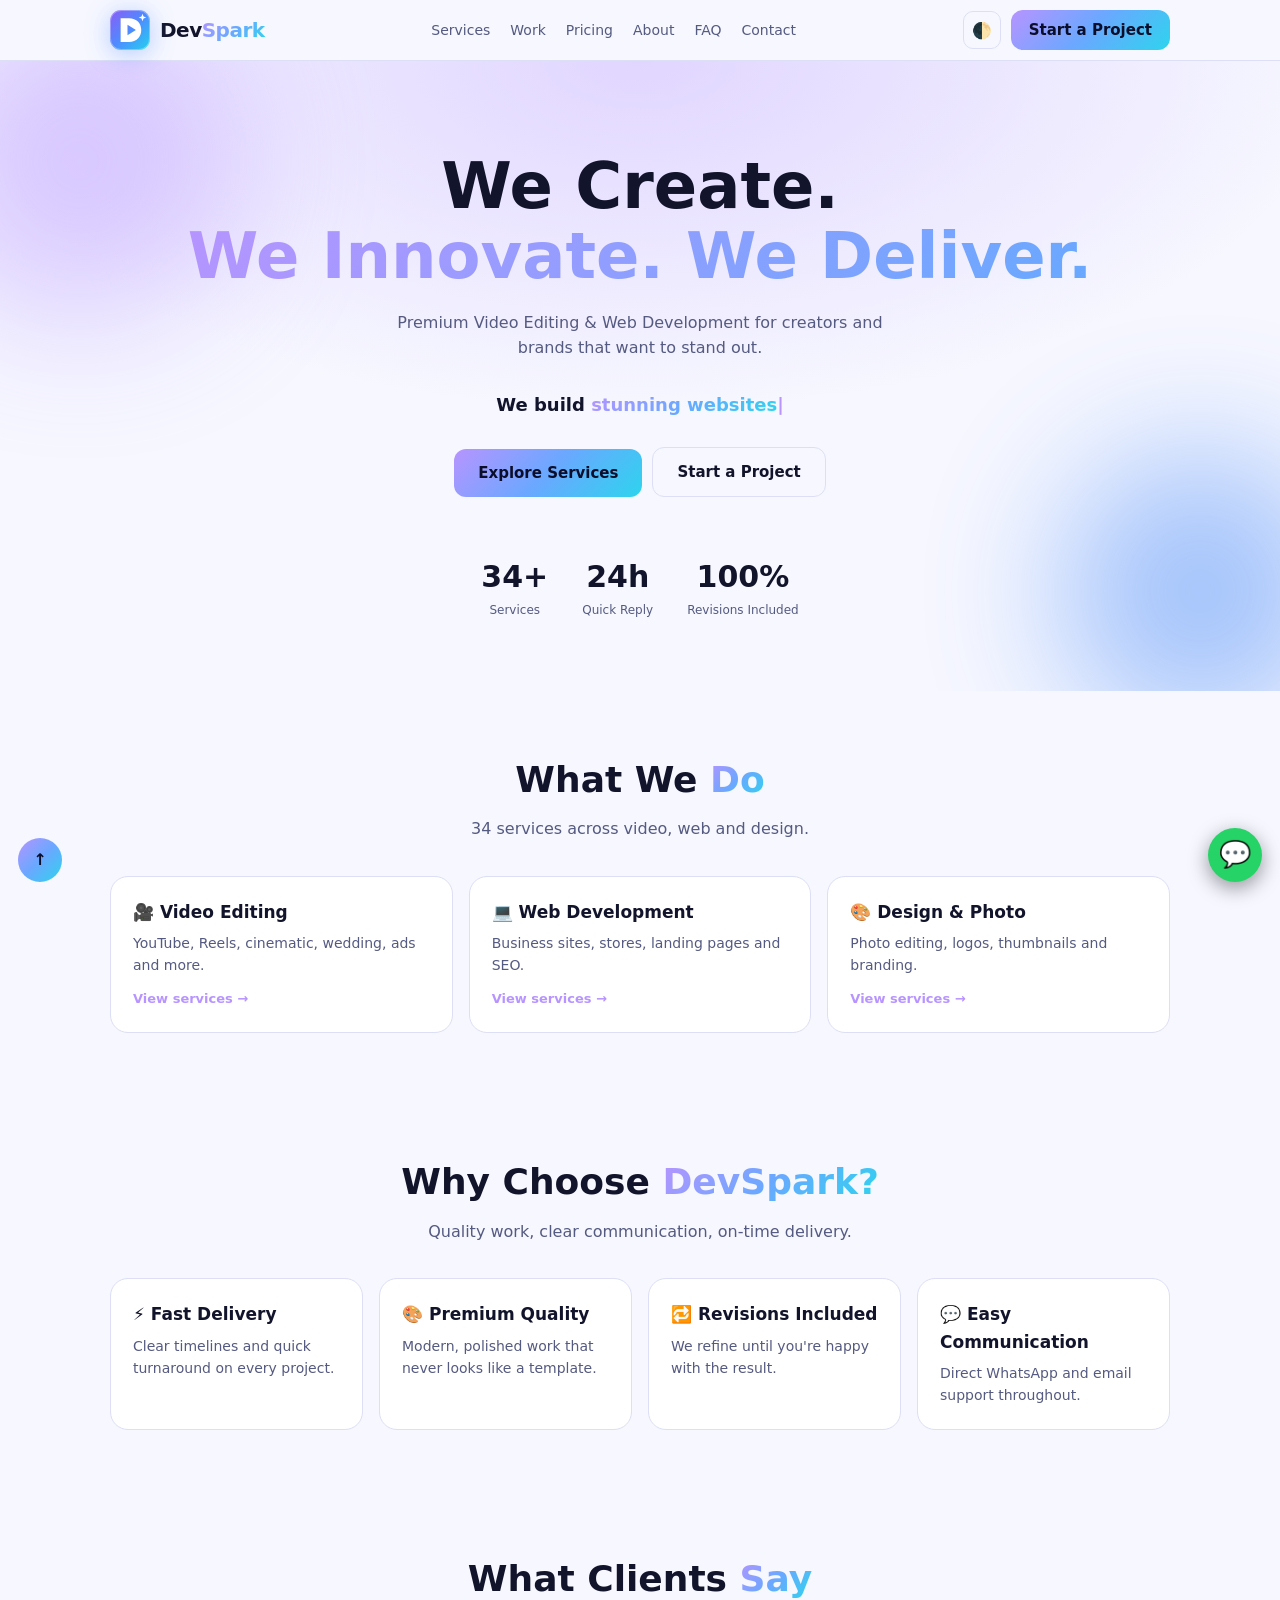
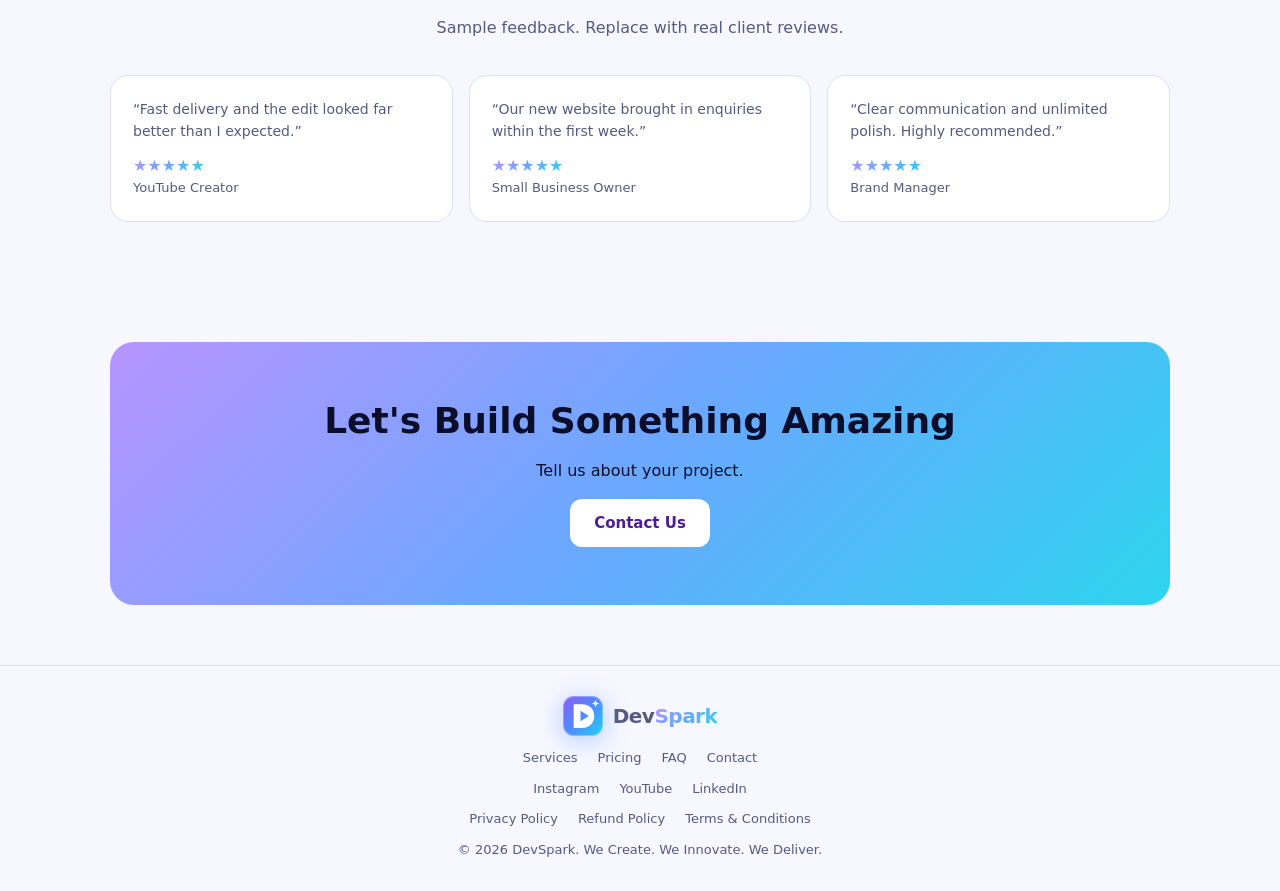
<file: index.html>
<!DOCTYPE html>
<html lang="en">
<head>
<meta charset="UTF-8">
<meta name="viewport" content="width=device-width, initial-scale=1, viewport-fit=cover">
<title>Video Editing & Web Development | DevSpark</title>
<meta name="description" content="Premium video editing, web development and design services.">
<link rel="icon" href="assets/logo-icon.svg" type="image/svg+xml">
<link rel="stylesheet" href="css/style.css">
</head>
<body>
<svg width="0" height="0" style="position:absolute"><symbol id="lgo" viewBox="0 0 64 64"><defs><linearGradient id="lg" x1="0" y1="0" x2="1" y2="1"><stop offset="0" stop-color="#8b5cf6"/><stop offset=".5" stop-color="#4f8bff"/><stop offset="1" stop-color="#22d3ee"/></linearGradient></defs><rect width="64" height="64" rx="18" fill="url(#lg)"/><rect x=".75" y=".75" width="62.5" height="62.5" rx="17.3" fill="none" stroke="#fff" stroke-opacity=".35" stroke-width="1.5"/><path fill="#fff" fill-rule="evenodd" d="M17 13h13.5C42.5 13 50 21 50 32s-7.500 19-19.500 19H17zM28 23.500v17l13.500-8.500z"/><path fill="#fff" d="M52 6l1.700 4.300L58 12l-4.300 1.700L52 18l-1.700-4.300L46 12l4.300-1.700z"/></symbol></svg>
<nav><div class="w"><a class="logo" href="index.html"><svg class="li"><use href="#lgo"/></svg><span>Dev<b>Spark</b></span></a>
<ul id="nl"><li><a href="services.html">Services</a></li><li><a href="portfolio.html">Work</a></li><li><a href="pricing.html">Pricing</a></li><li><a href="about.html">About</a></li><li><a href="faq.html">FAQ</a></li><li><a href="contact.html">Contact</a></li></ul>
<div class="rt"><button class="ib" id="tg" aria-label="Toggle theme">&#127763;</button><a class="btn" href="contact.html" style="padding:8px 18px">Start a Project</a><button class="ib bg" id="bg" aria-label="Menu">&#9776;</button></div></div></nav>
<header class="hero" id="top"><div class="w">
<h1>We Create.<br><span>We Innovate. We Deliver.</span></h1>
<p>Premium Video Editing & Web Development for creators and brands that want to stand out.</p>
<div class="ty">We build <span id="ty"></span></div>
<a class="btn" href="services.html">Explore Services</a><a class="btn o" href="contact.html">Start a Project</a>
<div class="st"><div><b data-c="34">0</b>+<span>Services</span></div><div><b data-c="24">0</b>h<span>Quick Reply</span></div><div><b data-c="100">0</b>%<span>Revisions Included</span></div></div>
</div><i class="orb o1"></i><i class="orb o2"></i></header>

<section><div class="w"><h2>What We <span>Do</span></h2><p class="sub">34 services across video, web and design.</p><div class="grid"><div class="card"><h3>🎥 Video Editing</h3><p>YouTube, Reels, cinematic, wedding, ads and more.</p><a href="services.html">View services →</a></div><div class="card"><h3>💻 Web Development</h3><p>Business sites, stores, landing pages and SEO.</p><a href="services.html">View services →</a></div><div class="card"><h3>🎨 Design &amp; Photo</h3><p>Photo editing, logos, thumbnails and branding.</p><a href="services.html">View services →</a></div></div></div></section>
<section id="why"><div class="w">
<h2>Why Choose <span>DevSpark?</span></h2><p class="sub">Quality work, clear communication, on-time delivery.</p>
<div class="grid">
<div class="card"><h3>⚡ Fast Delivery</h3><p>Clear timelines and quick turnaround on every project.</p></div>
<div class="card"><h3>🎨 Premium Quality</h3><p>Modern, polished work that never looks like a template.</p></div>
<div class="card"><h3>🔁 Revisions Included</h3><p>We refine until you're happy with the result.</p></div>
<div class="card"><h3>💬 Easy Communication</h3><p>Direct WhatsApp and email support throughout.</p></div>
</div></div></section>

<section id="reviews"><div class="w"><h2>What Clients <span>Say</span></h2><p class="sub">Sample feedback. Replace with real client reviews.</p><div class="grid"><div class="card"><p>&ldquo;Fast delivery and the edit looked far better than I expected.&rdquo;</p><div class="pr"><b style="font-size:16px">&#9733;&#9733;&#9733;&#9733;&#9733;</b><br>YouTube Creator</div></div><div class="card"><p>&ldquo;Our new website brought in enquiries within the first week.&rdquo;</p><div class="pr"><b style="font-size:16px">&#9733;&#9733;&#9733;&#9733;&#9733;</b><br>Small Business Owner</div></div><div class="card"><p>&ldquo;Clear communication and unlimited polish. Highly recommended.&rdquo;</p><div class="pr"><b style="font-size:16px">&#9733;&#9733;&#9733;&#9733;&#9733;</b><br>Brand Manager</div></div></div></div></section>
<section><div class="w"><div class="cta"><h2 style="color:#0b0e2a">Let's Build Something Amazing</h2><p>Tell us about your project.</p><a class="btn" href="contact.html">Contact Us</a></div></div></section>
<footer><div class="w"><a class="logo" href="index.html" style="justify-content:center;margin-bottom:12px"><svg class="li"><use href="#lgo"/></svg><span>Dev<b>Spark</b></span></a><div class="fl"><a href="services.html">Services</a><a href="pricing.html">Pricing</a><a href="faq.html">FAQ</a><a href="contact.html">Contact</a></div><div class="fl"><a href="#">Instagram</a><a href="#">YouTube</a><a href="#">LinkedIn</a></div><div class="fl"><a href="privacy.html">Privacy Policy</a><a href="refund.html">Refund Policy</a><a href="terms.html">Terms &amp; Conditions</a></div>&copy; 2026 DevSpark. We Create. We Innovate. We Deliver.</div></footer>
<a class="up" href="#top" aria-label="Back to top">&uarr;</a>
<a class="wa" id="wab" href="#" aria-label="WhatsApp">💬</a>
<script src="js/main.js"></script>
</body>
</html>
</file>
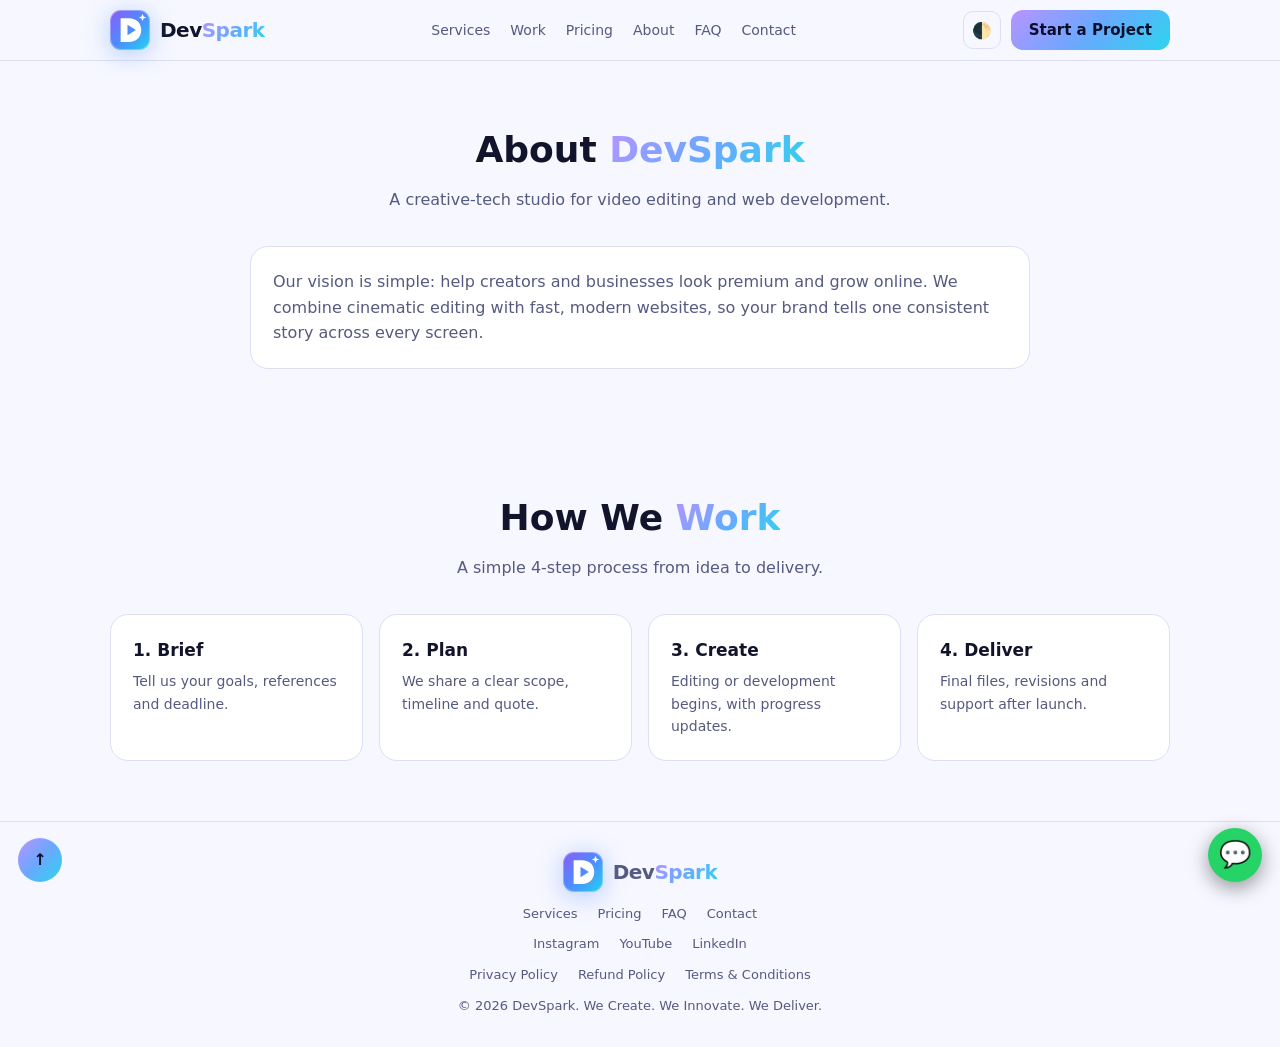
<file: about.html>
<!DOCTYPE html>
<html lang="en">
<head>
<meta charset="UTF-8">
<meta name="viewport" content="width=device-width, initial-scale=1, viewport-fit=cover">
<title>About | DevSpark</title>
<meta name="description" content="About DevSpark and how we work.">
<link rel="icon" href="assets/logo-icon.svg" type="image/svg+xml">
<link rel="stylesheet" href="css/style.css">
</head>
<body>
<svg width="0" height="0" style="position:absolute"><symbol id="lgo" viewBox="0 0 64 64"><defs><linearGradient id="lg" x1="0" y1="0" x2="1" y2="1"><stop offset="0" stop-color="#8b5cf6"/><stop offset=".5" stop-color="#4f8bff"/><stop offset="1" stop-color="#22d3ee"/></linearGradient></defs><rect width="64" height="64" rx="18" fill="url(#lg)"/><rect x=".75" y=".75" width="62.5" height="62.5" rx="17.3" fill="none" stroke="#fff" stroke-opacity=".35" stroke-width="1.5"/><path fill="#fff" fill-rule="evenodd" d="M17 13h13.5C42.5 13 50 21 50 32s-7.500 19-19.500 19H17zM28 23.500v17l13.500-8.500z"/><path fill="#fff" d="M52 6l1.700 4.300L58 12l-4.300 1.700L52 18l-1.700-4.300L46 12l4.300-1.700z"/></symbol></svg>
<nav><div class="w"><a class="logo" href="index.html"><svg class="li"><use href="#lgo"/></svg><span>Dev<b>Spark</b></span></a>
<ul id="nl"><li><a href="services.html">Services</a></li><li><a href="portfolio.html">Work</a></li><li><a href="pricing.html">Pricing</a></li><li><a href="about.html">About</a></li><li><a href="faq.html">FAQ</a></li><li><a href="contact.html">Contact</a></li></ul>
<div class="rt"><button class="ib" id="tg" aria-label="Toggle theme">&#127763;</button><a class="btn" href="contact.html" style="padding:8px 18px">Start a Project</a><button class="ib bg" id="bg" aria-label="Menu">&#9776;</button></div></div></nav>
<section id="about"><div class="w" style="max-width:820px"><h2>About <span>DevSpark</span></h2><p class="sub">A creative-tech studio for video editing and web development.</p><div class="card"><p style="font-size:16px">Our vision is simple: help creators and businesses look premium and grow online. We combine cinematic editing with fast, modern websites, so your brand tells one consistent story across every screen.</p></div></div></section>
<section id="process"><div class="w"><h2>How We <span>Work</span></h2><p class="sub">A simple 4-step process from idea to delivery.</p><div class="grid"><div class="card"><h3>1. Brief</h3><p>Tell us your goals, references and deadline.</p></div><div class="card"><h3>2. Plan</h3><p>We share a clear scope, timeline and quote.</p></div><div class="card"><h3>3. Create</h3><p>Editing or development begins, with progress updates.</p></div><div class="card"><h3>4. Deliver</h3><p>Final files, revisions and support after launch.</p></div></div></div></section>
<footer><div class="w"><a class="logo" href="index.html" style="justify-content:center;margin-bottom:12px"><svg class="li"><use href="#lgo"/></svg><span>Dev<b>Spark</b></span></a><div class="fl"><a href="services.html">Services</a><a href="pricing.html">Pricing</a><a href="faq.html">FAQ</a><a href="contact.html">Contact</a></div><div class="fl"><a href="#">Instagram</a><a href="#">YouTube</a><a href="#">LinkedIn</a></div><div class="fl"><a href="privacy.html">Privacy Policy</a><a href="refund.html">Refund Policy</a><a href="terms.html">Terms &amp; Conditions</a></div>&copy; 2026 DevSpark. We Create. We Innovate. We Deliver.</div></footer>
<a class="up" href="#top" aria-label="Back to top">&uarr;</a>
<a class="wa" id="wab" href="#" aria-label="WhatsApp">💬</a>
<script src="js/main.js"></script>
</body>
</html>
</file>
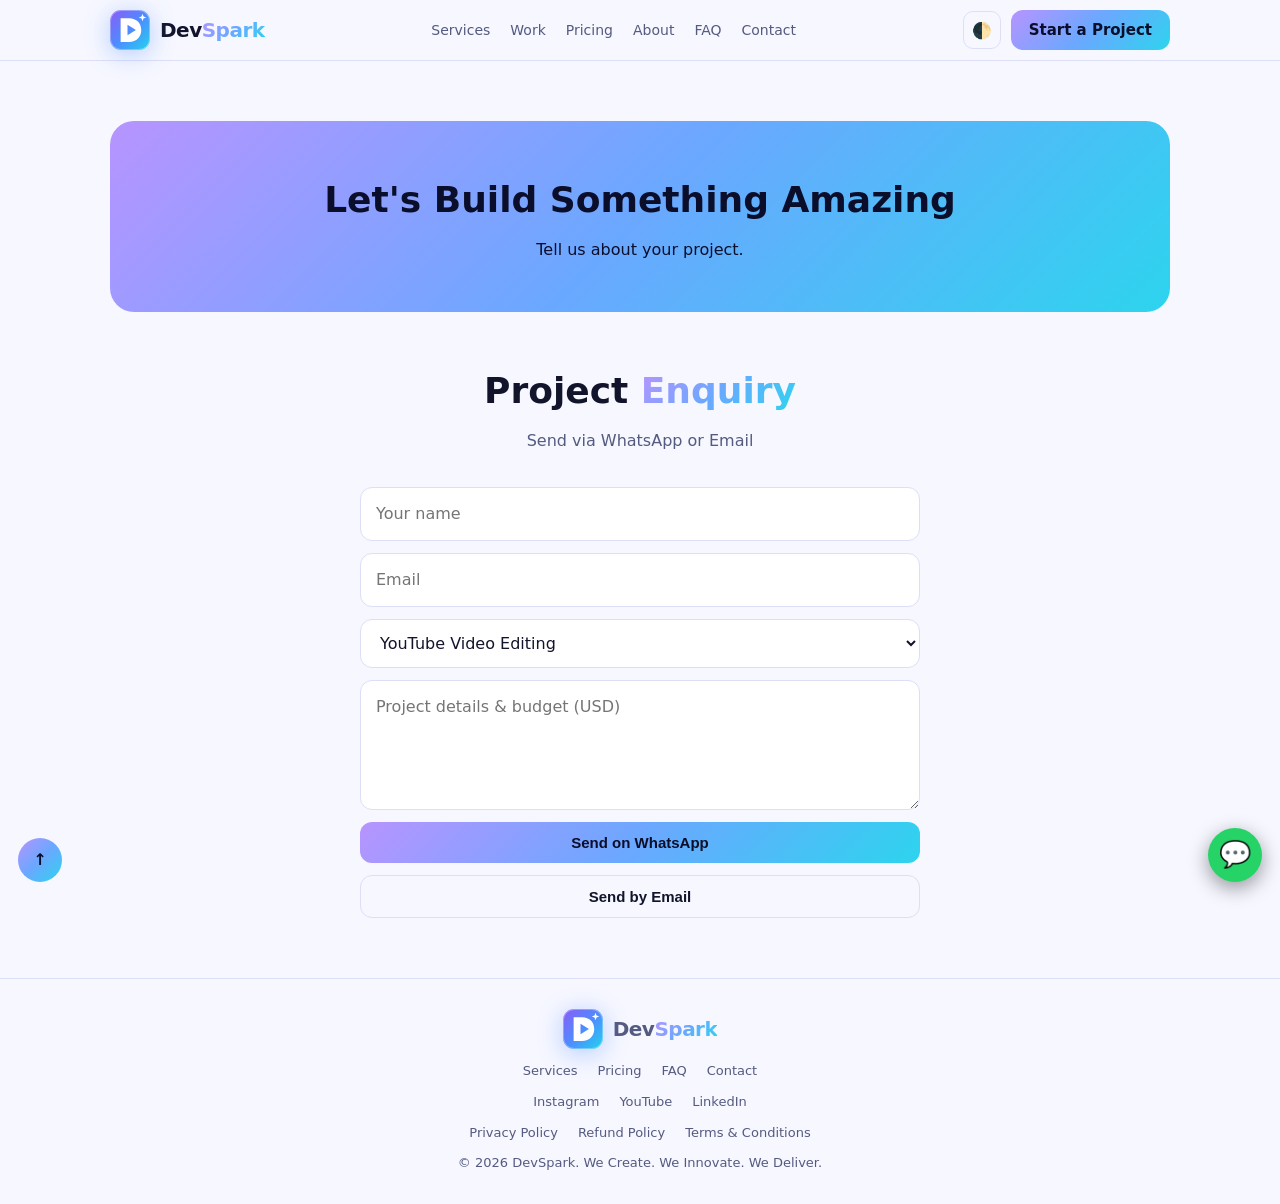
<file: contact.html>
<!DOCTYPE html>
<html lang="en">
<head>
<meta charset="UTF-8">
<meta name="viewport" content="width=device-width, initial-scale=1, viewport-fit=cover">
<title>Contact | DevSpark</title>
<meta name="description" content="Start your project with DevSpark.">
<link rel="icon" href="assets/logo-icon.svg" type="image/svg+xml">
<link rel="stylesheet" href="css/style.css">
</head>
<body>
<svg width="0" height="0" style="position:absolute"><symbol id="lgo" viewBox="0 0 64 64"><defs><linearGradient id="lg" x1="0" y1="0" x2="1" y2="1"><stop offset="0" stop-color="#8b5cf6"/><stop offset=".5" stop-color="#4f8bff"/><stop offset="1" stop-color="#22d3ee"/></linearGradient></defs><rect width="64" height="64" rx="18" fill="url(#lg)"/><rect x=".75" y=".75" width="62.5" height="62.5" rx="17.3" fill="none" stroke="#fff" stroke-opacity=".35" stroke-width="1.5"/><path fill="#fff" fill-rule="evenodd" d="M17 13h13.5C42.5 13 50 21 50 32s-7.500 19-19.500 19H17zM28 23.500v17l13.500-8.500z"/><path fill="#fff" d="M52 6l1.700 4.300L58 12l-4.300 1.700L52 18l-1.700-4.300L46 12l4.300-1.700z"/></symbol></svg>
<nav><div class="w"><a class="logo" href="index.html"><svg class="li"><use href="#lgo"/></svg><span>Dev<b>Spark</b></span></a>
<ul id="nl"><li><a href="services.html">Services</a></li><li><a href="portfolio.html">Work</a></li><li><a href="pricing.html">Pricing</a></li><li><a href="about.html">About</a></li><li><a href="faq.html">FAQ</a></li><li><a href="contact.html">Contact</a></li></ul>
<div class="rt"><button class="ib" id="tg" aria-label="Toggle theme">&#127763;</button><a class="btn" href="contact.html" style="padding:8px 18px">Start a Project</a><button class="ib bg" id="bg" aria-label="Menu">&#9776;</button></div></div></nav>
<section id="contact"><div class="w">
<div class="cta"><h2 style="color:#0b0e2a">Let's Build Something Amazing</h2><p>Tell us about your project.</p></div>
<h2 style="margin-top:50px">Project <span>Enquiry</span></h2><p class="sub">Send via WhatsApp or Email</p>
<form id="f">
<input id="n" placeholder="Your name" required>
<input id="e" type="email" placeholder="Email" required>
<select id="s"></select>
<textarea id="m" rows="4" placeholder="Project details & budget (USD)" required></textarea>
<button class="btn" type="button" onclick="send('wa')">Send on WhatsApp</button>
<button class="btn o" type="button" onclick="send('em')">Send by Email</button>
</form>
</div></section>

<footer><div class="w"><a class="logo" href="index.html" style="justify-content:center;margin-bottom:12px"><svg class="li"><use href="#lgo"/></svg><span>Dev<b>Spark</b></span></a><div class="fl"><a href="services.html">Services</a><a href="pricing.html">Pricing</a><a href="faq.html">FAQ</a><a href="contact.html">Contact</a></div><div class="fl"><a href="#">Instagram</a><a href="#">YouTube</a><a href="#">LinkedIn</a></div><div class="fl"><a href="privacy.html">Privacy Policy</a><a href="refund.html">Refund Policy</a><a href="terms.html">Terms &amp; Conditions</a></div>&copy; 2026 DevSpark. We Create. We Innovate. We Deliver.</div></footer>
<a class="up" href="#top" aria-label="Back to top">&uarr;</a>
<a class="wa" id="wab" href="#" aria-label="WhatsApp">💬</a>
<script src="js/main.js"></script>
<script src="js/data.js"></script>
<script src="js/contact.js"></script>
</body>
</html>
</file>
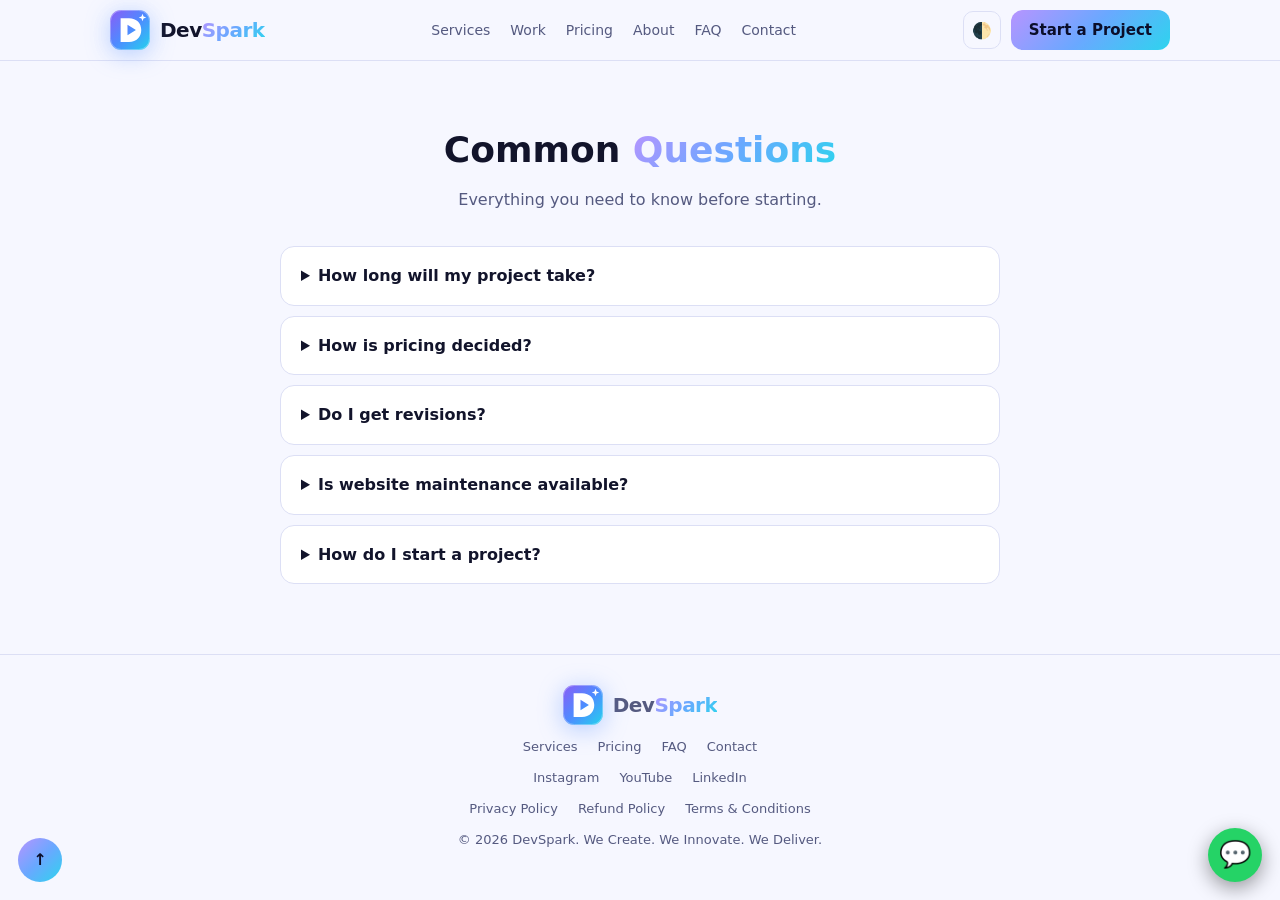
<file: faq.html>
<!DOCTYPE html>
<html lang="en">
<head>
<meta charset="UTF-8">
<meta name="viewport" content="width=device-width, initial-scale=1, viewport-fit=cover">
<title>FAQ | DevSpark</title>
<meta name="description" content="Common questions about DevSpark services.">
<link rel="icon" href="assets/logo-icon.svg" type="image/svg+xml">
<link rel="stylesheet" href="css/style.css">
</head>
<body>
<svg width="0" height="0" style="position:absolute"><symbol id="lgo" viewBox="0 0 64 64"><defs><linearGradient id="lg" x1="0" y1="0" x2="1" y2="1"><stop offset="0" stop-color="#8b5cf6"/><stop offset=".5" stop-color="#4f8bff"/><stop offset="1" stop-color="#22d3ee"/></linearGradient></defs><rect width="64" height="64" rx="18" fill="url(#lg)"/><rect x=".75" y=".75" width="62.5" height="62.5" rx="17.3" fill="none" stroke="#fff" stroke-opacity=".35" stroke-width="1.5"/><path fill="#fff" fill-rule="evenodd" d="M17 13h13.5C42.5 13 50 21 50 32s-7.500 19-19.500 19H17zM28 23.500v17l13.500-8.500z"/><path fill="#fff" d="M52 6l1.700 4.300L58 12l-4.300 1.700L52 18l-1.700-4.300L46 12l4.300-1.700z"/></symbol></svg>
<nav><div class="w"><a class="logo" href="index.html"><svg class="li"><use href="#lgo"/></svg><span>Dev<b>Spark</b></span></a>
<ul id="nl"><li><a href="services.html">Services</a></li><li><a href="portfolio.html">Work</a></li><li><a href="pricing.html">Pricing</a></li><li><a href="about.html">About</a></li><li><a href="faq.html">FAQ</a></li><li><a href="contact.html">Contact</a></li></ul>
<div class="rt"><button class="ib" id="tg" aria-label="Toggle theme">&#127763;</button><a class="btn" href="contact.html" style="padding:8px 18px">Start a Project</a><button class="ib bg" id="bg" aria-label="Menu">&#9776;</button></div></div></nav>
<section id="faq"><div class="w" style="max-width:760px">
<h2>Common <span>Questions</span></h2><p class="sub">Everything you need to know before starting.</p>
<details><summary>How long will my project take?</summary><p>Reels take 1-2 days, YouTube videos 2-5 days and websites 7-21 days, depending on scope.</p></details>
<details><summary>How is pricing decided?</summary><p>Pricing depends on length, complexity and deadline. Custom quotes are free.</p></details>
<details><summary>Do I get revisions?</summary><p>Yes, revisions are included in every project.</p></details>
<details><summary>Is website maintenance available?</summary><p>Yes, monthly maintenance is a fixed $149.</p></details>
<details><summary>How do I start a project?</summary><p>Fill in the enquiry form below or message us on WhatsApp. We reply within 24 hours.</p></details>
</div></section>

<footer><div class="w"><a class="logo" href="index.html" style="justify-content:center;margin-bottom:12px"><svg class="li"><use href="#lgo"/></svg><span>Dev<b>Spark</b></span></a><div class="fl"><a href="services.html">Services</a><a href="pricing.html">Pricing</a><a href="faq.html">FAQ</a><a href="contact.html">Contact</a></div><div class="fl"><a href="#">Instagram</a><a href="#">YouTube</a><a href="#">LinkedIn</a></div><div class="fl"><a href="privacy.html">Privacy Policy</a><a href="refund.html">Refund Policy</a><a href="terms.html">Terms &amp; Conditions</a></div>&copy; 2026 DevSpark. We Create. We Innovate. We Deliver.</div></footer>
<a class="up" href="#top" aria-label="Back to top">&uarr;</a>
<a class="wa" id="wab" href="#" aria-label="WhatsApp">💬</a>
<script src="js/main.js"></script>
</body>
</html>
</file>
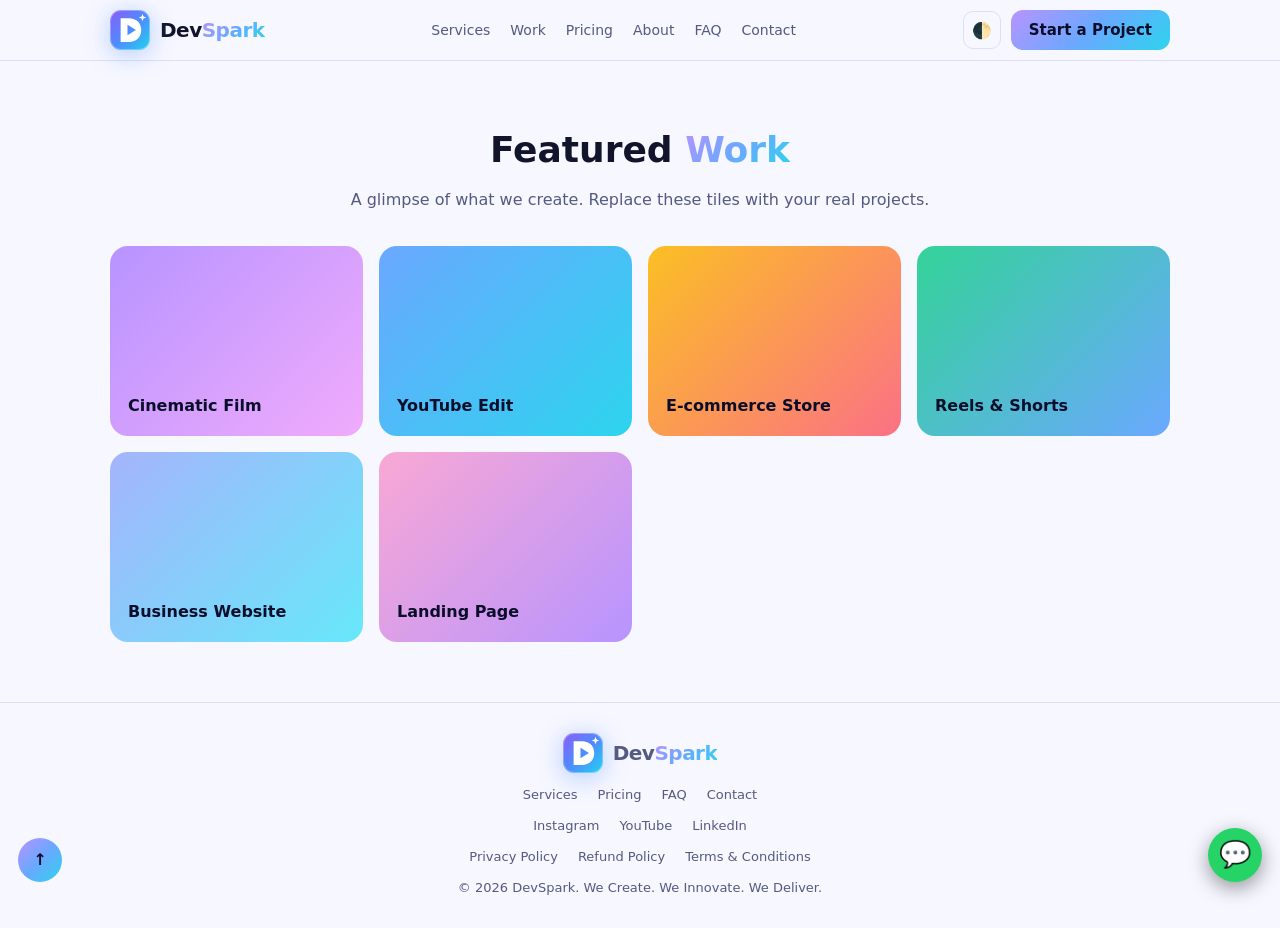
<file: portfolio.html>
<!DOCTYPE html>
<html lang="en">
<head>
<meta charset="UTF-8">
<meta name="viewport" content="width=device-width, initial-scale=1, viewport-fit=cover">
<title>Portfolio | DevSpark</title>
<meta name="description" content="Featured work from DevSpark.">
<link rel="icon" href="assets/logo-icon.svg" type="image/svg+xml">
<link rel="stylesheet" href="css/style.css">
</head>
<body>
<svg width="0" height="0" style="position:absolute"><symbol id="lgo" viewBox="0 0 64 64"><defs><linearGradient id="lg" x1="0" y1="0" x2="1" y2="1"><stop offset="0" stop-color="#8b5cf6"/><stop offset=".5" stop-color="#4f8bff"/><stop offset="1" stop-color="#22d3ee"/></linearGradient></defs><rect width="64" height="64" rx="18" fill="url(#lg)"/><rect x=".75" y=".75" width="62.5" height="62.5" rx="17.3" fill="none" stroke="#fff" stroke-opacity=".35" stroke-width="1.5"/><path fill="#fff" fill-rule="evenodd" d="M17 13h13.5C42.5 13 50 21 50 32s-7.500 19-19.500 19H17zM28 23.500v17l13.500-8.500z"/><path fill="#fff" d="M52 6l1.700 4.300L58 12l-4.300 1.700L52 18l-1.700-4.300L46 12l4.300-1.700z"/></symbol></svg>
<nav><div class="w"><a class="logo" href="index.html"><svg class="li"><use href="#lgo"/></svg><span>Dev<b>Spark</b></span></a>
<ul id="nl"><li><a href="services.html">Services</a></li><li><a href="portfolio.html">Work</a></li><li><a href="pricing.html">Pricing</a></li><li><a href="about.html">About</a></li><li><a href="faq.html">FAQ</a></li><li><a href="contact.html">Contact</a></li></ul>
<div class="rt"><button class="ib" id="tg" aria-label="Toggle theme">&#127763;</button><a class="btn" href="contact.html" style="padding:8px 18px">Start a Project</a><button class="ib bg" id="bg" aria-label="Menu">&#9776;</button></div></div></nav>
<section id="work"><div class="w"><h2>Featured <span>Work</span></h2><p class="sub">A glimpse of what we create. Replace these tiles with your real projects.</p><div class="grid"><div class="pt a"><span>Cinematic Film</span></div><div class="pt b"><span>YouTube Edit</span></div><div class="pt c"><span>E-commerce Store</span></div><div class="pt d"><span>Reels &amp; Shorts</span></div><div class="pt e"><span>Business Website</span></div><div class="pt f"><span>Landing Page</span></div></div></div></section>
<footer><div class="w"><a class="logo" href="index.html" style="justify-content:center;margin-bottom:12px"><svg class="li"><use href="#lgo"/></svg><span>Dev<b>Spark</b></span></a><div class="fl"><a href="services.html">Services</a><a href="pricing.html">Pricing</a><a href="faq.html">FAQ</a><a href="contact.html">Contact</a></div><div class="fl"><a href="#">Instagram</a><a href="#">YouTube</a><a href="#">LinkedIn</a></div><div class="fl"><a href="privacy.html">Privacy Policy</a><a href="refund.html">Refund Policy</a><a href="terms.html">Terms &amp; Conditions</a></div>&copy; 2026 DevSpark. We Create. We Innovate. We Deliver.</div></footer>
<a class="up" href="#top" aria-label="Back to top">&uarr;</a>
<a class="wa" id="wab" href="#" aria-label="WhatsApp">💬</a>
<script src="js/main.js"></script>
</body>
</html>
</file>
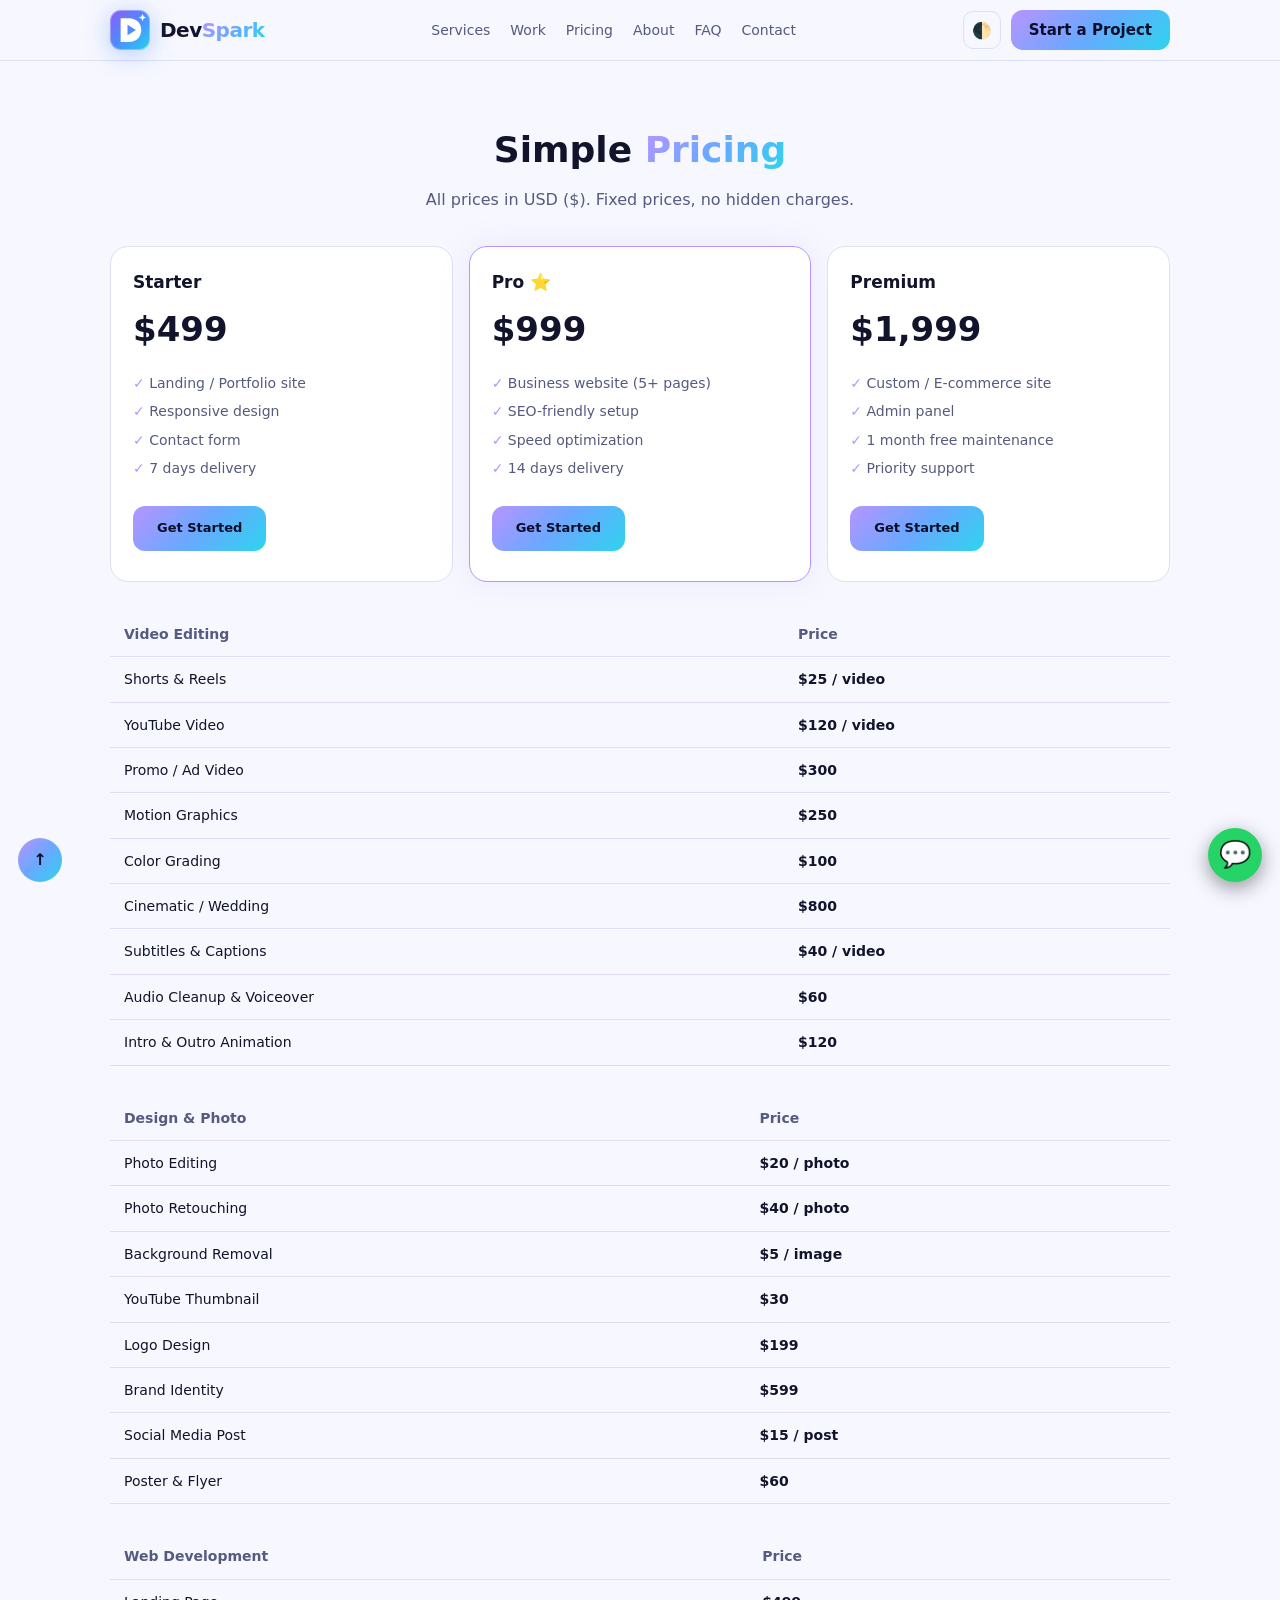
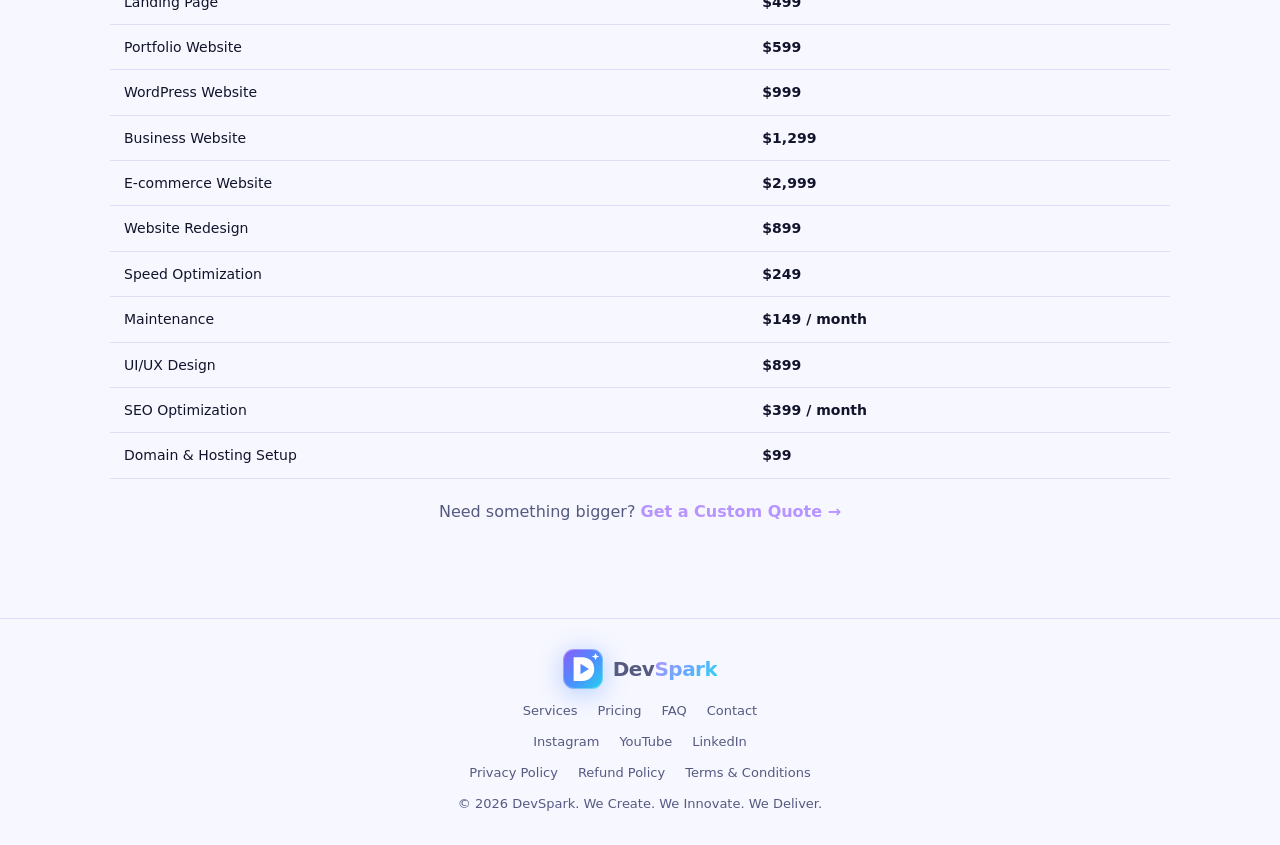
<file: pricing.html>
<!DOCTYPE html>
<html lang="en">
<head>
<meta charset="UTF-8">
<meta name="viewport" content="width=device-width, initial-scale=1, viewport-fit=cover">
<title>Pricing | DevSpark</title>
<meta name="description" content="Fixed USD pricing for every DevSpark service.">
<link rel="icon" href="assets/logo-icon.svg" type="image/svg+xml">
<link rel="stylesheet" href="css/style.css">
</head>
<body>
<svg width="0" height="0" style="position:absolute"><symbol id="lgo" viewBox="0 0 64 64"><defs><linearGradient id="lg" x1="0" y1="0" x2="1" y2="1"><stop offset="0" stop-color="#8b5cf6"/><stop offset=".5" stop-color="#4f8bff"/><stop offset="1" stop-color="#22d3ee"/></linearGradient></defs><rect width="64" height="64" rx="18" fill="url(#lg)"/><rect x=".75" y=".75" width="62.5" height="62.5" rx="17.3" fill="none" stroke="#fff" stroke-opacity=".35" stroke-width="1.5"/><path fill="#fff" fill-rule="evenodd" d="M17 13h13.5C42.5 13 50 21 50 32s-7.500 19-19.500 19H17zM28 23.500v17l13.500-8.500z"/><path fill="#fff" d="M52 6l1.700 4.300L58 12l-4.300 1.700L52 18l-1.700-4.300L46 12l4.300-1.700z"/></symbol></svg>
<nav><div class="w"><a class="logo" href="index.html"><svg class="li"><use href="#lgo"/></svg><span>Dev<b>Spark</b></span></a>
<ul id="nl"><li><a href="services.html">Services</a></li><li><a href="portfolio.html">Work</a></li><li><a href="pricing.html">Pricing</a></li><li><a href="about.html">About</a></li><li><a href="faq.html">FAQ</a></li><li><a href="contact.html">Contact</a></li></ul>
<div class="rt"><button class="ib" id="tg" aria-label="Toggle theme">&#127763;</button><a class="btn" href="contact.html" style="padding:8px 18px">Start a Project</a><button class="ib bg" id="bg" aria-label="Menu">&#9776;</button></div></div></nav>
<section id="pricing"><div class="w">
<h2>Simple <span>Pricing</span></h2><p class="sub">All prices in USD ($). Fixed prices, no hidden charges.</p>
<div class="grid">
<div class="card"><h3>Starter</h3><div class="price">$499</div><ul><li>Landing / Portfolio site</li><li>Responsive design</li><li>Contact form</li><li>7 days delivery</li></ul><a class="btn" href="contact.html" style="color:#0b0e2a">Get Started</a></div>
<div class="card pop"><h3>Pro ⭐</h3><div class="price">$999</div><ul><li>Business website (5+ pages)</li><li>SEO-friendly setup</li><li>Speed optimization</li><li>14 days delivery</li></ul><a class="btn" href="contact.html" style="color:#0b0e2a">Get Started</a></div>
<div class="card"><h3>Premium</h3><div class="price">$1,999</div><ul><li>Custom / E-commerce site</li><li>Admin panel</li><li>1 month free maintenance</li><li>Priority support</li></ul><a class="btn" href="contact.html" style="color:#0b0e2a">Get Started</a></div>
</div>
<div class="tw"><table>
<tr><th>Video Editing</th><th>Price</th></tr>
<tr><td>Shorts & Reels</td><td>$25 / video</td></tr>
<tr><td>YouTube Video</td><td>$120 / video</td></tr>
<tr><td>Promo / Ad Video</td><td>$300</td></tr>
<tr><td>Motion Graphics</td><td>$250</td></tr>
<tr><td>Color Grading</td><td>$100</td></tr>
<tr><td>Cinematic / Wedding</td><td>$800</td></tr><tr><td>Subtitles & Captions</td><td>$40 / video</td></tr><tr><td>Audio Cleanup & Voiceover</td><td>$60</td></tr><tr><td>Intro & Outro Animation</td><td>$120</td></tr></table></div><div class="tw"><table><tr><th>Design &amp; Photo</th><th>Price</th></tr><tr><td>Photo Editing</td><td>$20 / photo</td></tr><tr><td>Photo Retouching</td><td>$40 / photo</td></tr><tr><td>Background Removal</td><td>$5 / image</td></tr><tr><td>YouTube Thumbnail</td><td>$30</td></tr><tr><td>Logo Design</td><td>$199</td></tr><tr><td>Brand Identity</td><td>$599</td></tr><tr><td>Social Media Post</td><td>$15 / post</td></tr><tr><td>Poster & Flyer</td><td>$60</td></tr>
</table></div>
<div class="tw"><table>
<tr><th>Web Development</th><th>Price</th></tr>
<tr><td>Landing Page</td><td>$499</td></tr>
<tr><td>Portfolio Website</td><td>$599</td></tr>
<tr><td>WordPress Website</td><td>$999</td></tr>
<tr><td>Business Website</td><td>$1,299</td></tr>
<tr><td>E-commerce Website</td><td>$2,999</td></tr>
<tr><td>Website Redesign</td><td>$899</td></tr>
<tr><td>Speed Optimization</td><td>$249</td></tr>
<tr><td>Maintenance</td><td>$149 / month</td></tr><tr><td>UI/UX Design</td><td>$899</td></tr><tr><td>SEO Optimization</td><td>$399 / month</td></tr><tr><td>Domain & Hosting Setup</td><td>$99</td></tr>
</table></div>
<p class="sub" style="margin-top:20px">Need something bigger? <a href="contact.html" style="color:#b794ff;font-weight:600">Get a Custom Quote →</a></p>
</div></section>

<footer><div class="w"><a class="logo" href="index.html" style="justify-content:center;margin-bottom:12px"><svg class="li"><use href="#lgo"/></svg><span>Dev<b>Spark</b></span></a><div class="fl"><a href="services.html">Services</a><a href="pricing.html">Pricing</a><a href="faq.html">FAQ</a><a href="contact.html">Contact</a></div><div class="fl"><a href="#">Instagram</a><a href="#">YouTube</a><a href="#">LinkedIn</a></div><div class="fl"><a href="privacy.html">Privacy Policy</a><a href="refund.html">Refund Policy</a><a href="terms.html">Terms &amp; Conditions</a></div>&copy; 2026 DevSpark. We Create. We Innovate. We Deliver.</div></footer>
<a class="up" href="#top" aria-label="Back to top">&uarr;</a>
<a class="wa" id="wab" href="#" aria-label="WhatsApp">💬</a>
<script src="js/main.js"></script>
</body>
</html>
</file>
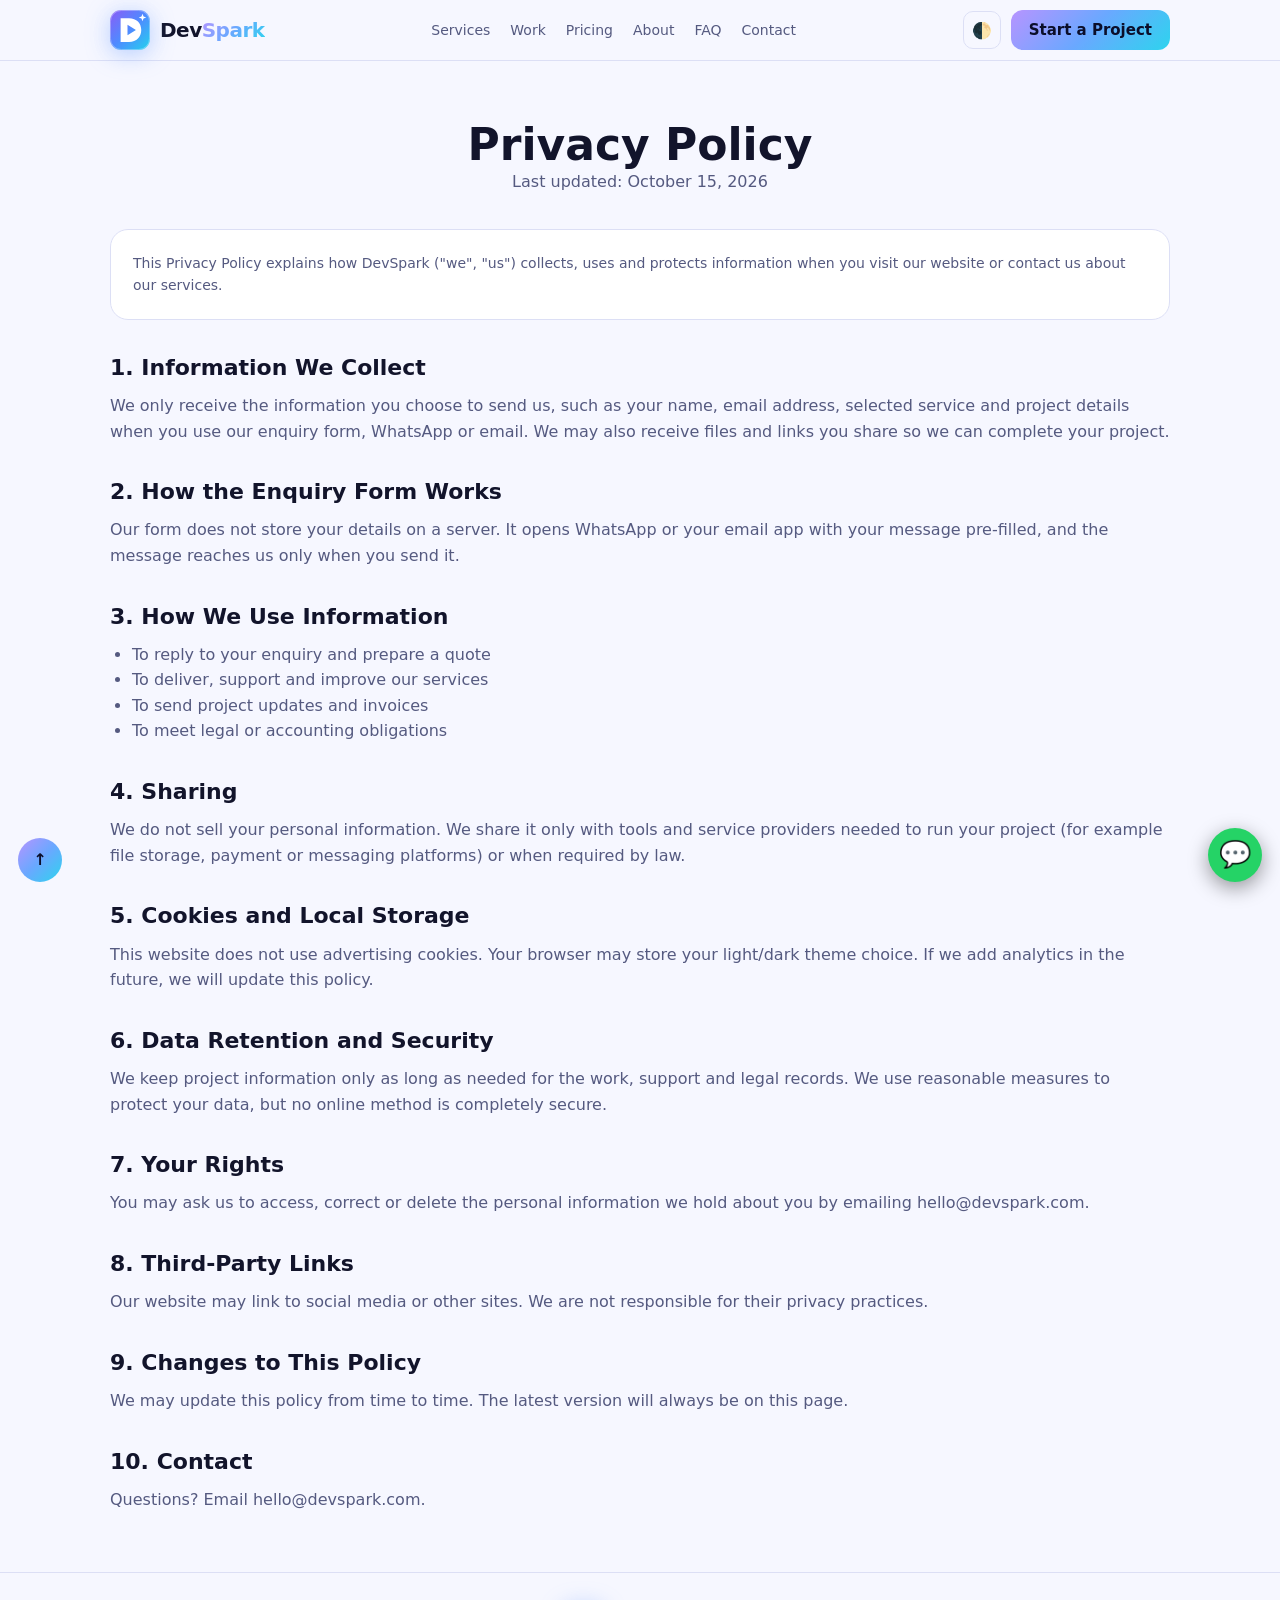
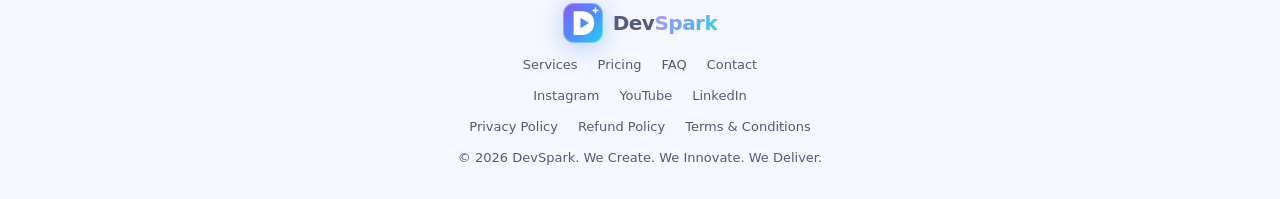
<file: privacy.html>
<!DOCTYPE html>
<html lang="en">
<head>
<meta charset="UTF-8">
<meta name="viewport" content="width=device-width, initial-scale=1, viewport-fit=cover">
<title>Privacy Policy | DevSpark</title>
<meta name="description" content="Privacy Policy for DevSpark.">
<link rel="icon" href="assets/logo-icon.svg" type="image/svg+xml">
<link rel="stylesheet" href="css/style.css">
</head>
<body>
<svg width="0" height="0" style="position:absolute"><symbol id="lgo" viewBox="0 0 64 64"><defs><linearGradient id="lg" x1="0" y1="0" x2="1" y2="1"><stop offset="0" stop-color="#8b5cf6"/><stop offset=".5" stop-color="#4f8bff"/><stop offset="1" stop-color="#22d3ee"/></linearGradient></defs><rect width="64" height="64" rx="18" fill="url(#lg)"/><rect x=".75" y=".75" width="62.5" height="62.5" rx="17.3" fill="none" stroke="#fff" stroke-opacity=".35" stroke-width="1.5"/><path fill="#fff" fill-rule="evenodd" d="M17 13h13.5C42.5 13 50 21 50 32s-7.500 19-19.500 19H17zM28 23.500v17l13.500-8.500z"/><path fill="#fff" d="M52 6l1.700 4.300L58 12l-4.300 1.700L52 18l-1.700-4.300L46 12l4.300-1.700z"/></symbol></svg>
<nav><div class="w"><a class="logo" href="index.html"><svg class="li"><use href="#lgo"/></svg><span>Dev<b>Spark</b></span></a>
<ul id="nl"><li><a href="services.html">Services</a></li><li><a href="portfolio.html">Work</a></li><li><a href="pricing.html">Pricing</a></li><li><a href="about.html">About</a></li><li><a href="faq.html">FAQ</a></li><li><a href="contact.html">Contact</a></li></ul>
<div class="rt"><button class="ib" id="tg" aria-label="Toggle theme">&#127763;</button><a class="btn" href="contact.html" style="padding:8px 18px">Start a Project</a><button class="ib bg" id="bg" aria-label="Menu">&#9776;</button></div></div></nav>
<section><div class="w legal"><h1 style="font-size:clamp(30px,5vw,44px);text-align:center">Privacy Policy</h1><p class="sub">Last updated: October 15, 2026</p><div class="card"><p>This Privacy Policy explains how DevSpark ("we", "us") collects, uses and protects information when you visit our website or contact us about our services.</p></div><h2>1. Information We Collect</h2><p>We only receive the information you choose to send us, such as your name, email address, selected service and project details when you use our enquiry form, WhatsApp or email. We may also receive files and links you share so we can complete your project.</p><h2>2. How the Enquiry Form Works</h2><p>Our form does not store your details on a server. It opens WhatsApp or your email app with your message pre-filled, and the message reaches us only when you send it.</p><h2>3. How We Use Information</h2><ul><li>To reply to your enquiry and prepare a quote</li><li>To deliver, support and improve our services</li><li>To send project updates and invoices</li><li>To meet legal or accounting obligations</li></ul><h2>4. Sharing</h2><p>We do not sell your personal information. We share it only with tools and service providers needed to run your project (for example file storage, payment or messaging platforms) or when required by law.</p><h2>5. Cookies and Local Storage</h2><p>This website does not use advertising cookies. Your browser may store your light/dark theme choice. If we add analytics in the future, we will update this policy.</p><h2>6. Data Retention and Security</h2><p>We keep project information only as long as needed for the work, support and legal records. We use reasonable measures to protect your data, but no online method is completely secure.</p><h2>7. Your Rights</h2><p>You may ask us to access, correct or delete the personal information we hold about you by emailing hello@devspark.com.</p><h2>8. Third-Party Links</h2><p>Our website may link to social media or other sites. We are not responsible for their privacy practices.</p><h2>9. Changes to This Policy</h2><p>We may update this policy from time to time. The latest version will always be on this page.</p><h2>10. Contact</h2><p>Questions? Email hello@devspark.com.</p></div></section>
<footer><div class="w"><a class="logo" href="index.html" style="justify-content:center;margin-bottom:12px"><svg class="li"><use href="#lgo"/></svg><span>Dev<b>Spark</b></span></a><div class="fl"><a href="services.html">Services</a><a href="pricing.html">Pricing</a><a href="faq.html">FAQ</a><a href="contact.html">Contact</a></div><div class="fl"><a href="#">Instagram</a><a href="#">YouTube</a><a href="#">LinkedIn</a></div><div class="fl"><a href="privacy.html">Privacy Policy</a><a href="refund.html">Refund Policy</a><a href="terms.html">Terms &amp; Conditions</a></div>&copy; 2026 DevSpark. We Create. We Innovate. We Deliver.</div></footer>
<a class="up" href="#top" aria-label="Back to top">&uarr;</a>
<a class="wa" id="wab" href="#" aria-label="WhatsApp">💬</a>
<script src="js/main.js"></script>
</body>
</html>
</file>
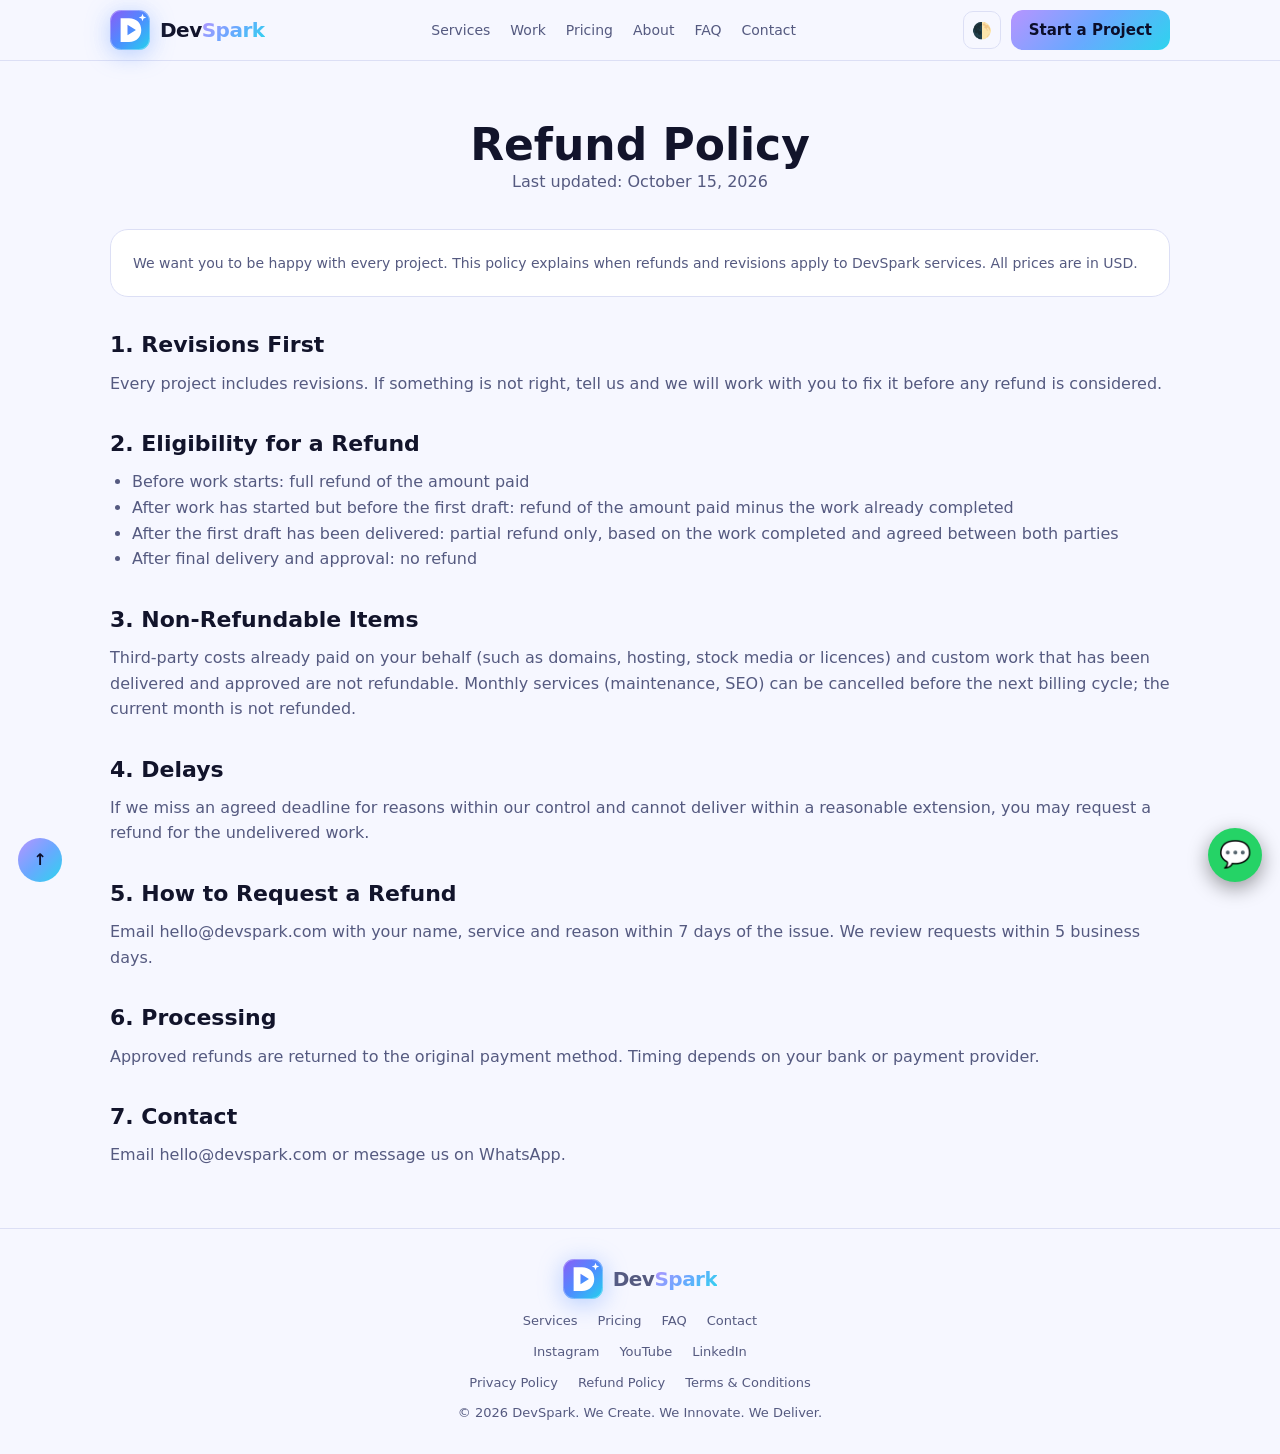
<file: refund.html>
<!DOCTYPE html>
<html lang="en">
<head>
<meta charset="UTF-8">
<meta name="viewport" content="width=device-width, initial-scale=1, viewport-fit=cover">
<title>Refund Policy | DevSpark</title>
<meta name="description" content="Refund Policy for DevSpark.">
<link rel="icon" href="assets/logo-icon.svg" type="image/svg+xml">
<link rel="stylesheet" href="css/style.css">
</head>
<body>
<svg width="0" height="0" style="position:absolute"><symbol id="lgo" viewBox="0 0 64 64"><defs><linearGradient id="lg" x1="0" y1="0" x2="1" y2="1"><stop offset="0" stop-color="#8b5cf6"/><stop offset=".5" stop-color="#4f8bff"/><stop offset="1" stop-color="#22d3ee"/></linearGradient></defs><rect width="64" height="64" rx="18" fill="url(#lg)"/><rect x=".75" y=".75" width="62.5" height="62.5" rx="17.3" fill="none" stroke="#fff" stroke-opacity=".35" stroke-width="1.5"/><path fill="#fff" fill-rule="evenodd" d="M17 13h13.5C42.5 13 50 21 50 32s-7.500 19-19.500 19H17zM28 23.500v17l13.500-8.500z"/><path fill="#fff" d="M52 6l1.700 4.300L58 12l-4.300 1.700L52 18l-1.700-4.300L46 12l4.300-1.700z"/></symbol></svg>
<nav><div class="w"><a class="logo" href="index.html"><svg class="li"><use href="#lgo"/></svg><span>Dev<b>Spark</b></span></a>
<ul id="nl"><li><a href="services.html">Services</a></li><li><a href="portfolio.html">Work</a></li><li><a href="pricing.html">Pricing</a></li><li><a href="about.html">About</a></li><li><a href="faq.html">FAQ</a></li><li><a href="contact.html">Contact</a></li></ul>
<div class="rt"><button class="ib" id="tg" aria-label="Toggle theme">&#127763;</button><a class="btn" href="contact.html" style="padding:8px 18px">Start a Project</a><button class="ib bg" id="bg" aria-label="Menu">&#9776;</button></div></div></nav>
<section><div class="w legal"><h1 style="font-size:clamp(30px,5vw,44px);text-align:center">Refund Policy</h1><p class="sub">Last updated: October 15, 2026</p><div class="card"><p>We want you to be happy with every project. This policy explains when refunds and revisions apply to DevSpark services. All prices are in USD.</p></div><h2>1. Revisions First</h2><p>Every project includes revisions. If something is not right, tell us and we will work with you to fix it before any refund is considered.</p><h2>2. Eligibility for a Refund</h2><ul><li>Before work starts: full refund of the amount paid</li><li>After work has started but before the first draft: refund of the amount paid minus the work already completed</li><li>After the first draft has been delivered: partial refund only, based on the work completed and agreed between both parties</li><li>After final delivery and approval: no refund</li></ul><h2>3. Non-Refundable Items</h2><p>Third-party costs already paid on your behalf (such as domains, hosting, stock media or licences) and custom work that has been delivered and approved are not refundable. Monthly services (maintenance, SEO) can be cancelled before the next billing cycle; the current month is not refunded.</p><h2>4. Delays</h2><p>If we miss an agreed deadline for reasons within our control and cannot deliver within a reasonable extension, you may request a refund for the undelivered work.</p><h2>5. How to Request a Refund</h2><p>Email hello@devspark.com with your name, service and reason within 7 days of the issue. We review requests within 5 business days.</p><h2>6. Processing</h2><p>Approved refunds are returned to the original payment method. Timing depends on your bank or payment provider.</p><h2>7. Contact</h2><p>Email hello@devspark.com or message us on WhatsApp.</p></div></section>
<footer><div class="w"><a class="logo" href="index.html" style="justify-content:center;margin-bottom:12px"><svg class="li"><use href="#lgo"/></svg><span>Dev<b>Spark</b></span></a><div class="fl"><a href="services.html">Services</a><a href="pricing.html">Pricing</a><a href="faq.html">FAQ</a><a href="contact.html">Contact</a></div><div class="fl"><a href="#">Instagram</a><a href="#">YouTube</a><a href="#">LinkedIn</a></div><div class="fl"><a href="privacy.html">Privacy Policy</a><a href="refund.html">Refund Policy</a><a href="terms.html">Terms &amp; Conditions</a></div>&copy; 2026 DevSpark. We Create. We Innovate. We Deliver.</div></footer>
<a class="up" href="#top" aria-label="Back to top">&uarr;</a>
<a class="wa" id="wab" href="#" aria-label="WhatsApp">💬</a>
<script src="js/main.js"></script>
</body>
</html>
</file>
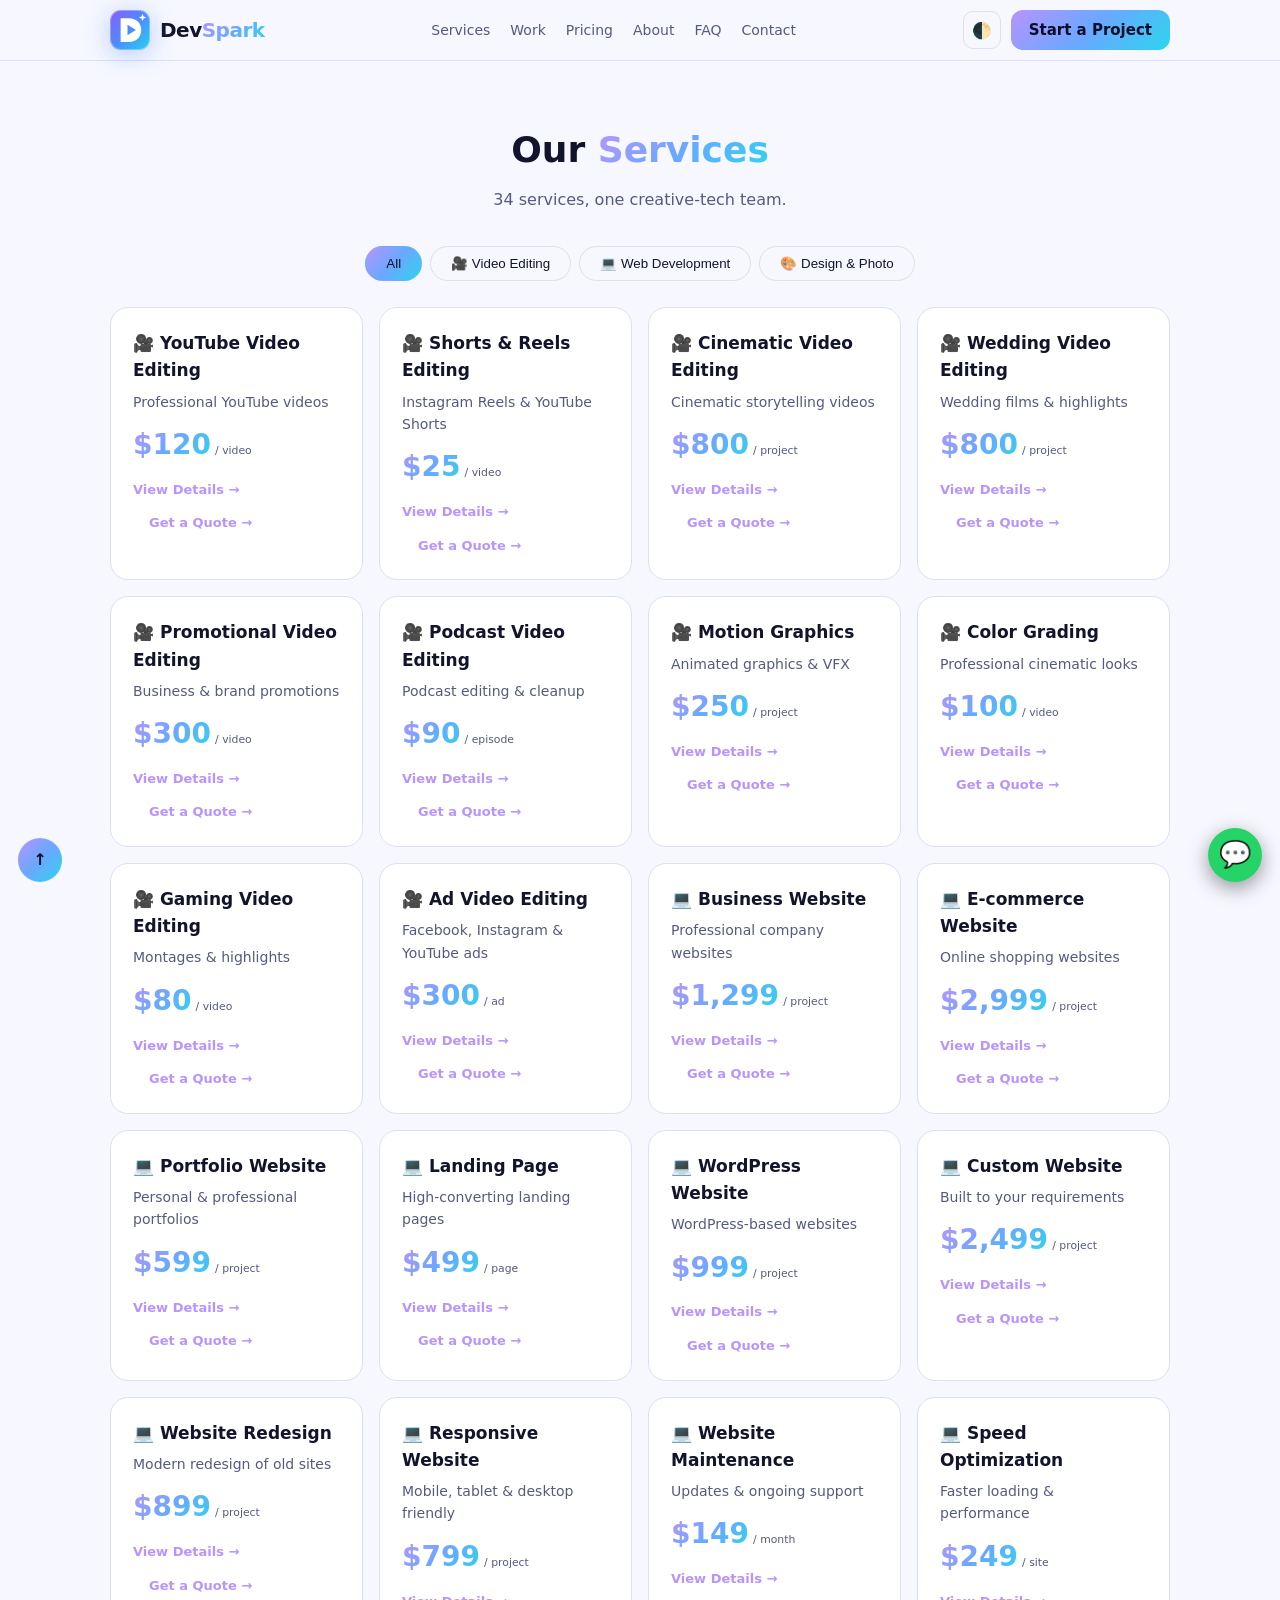
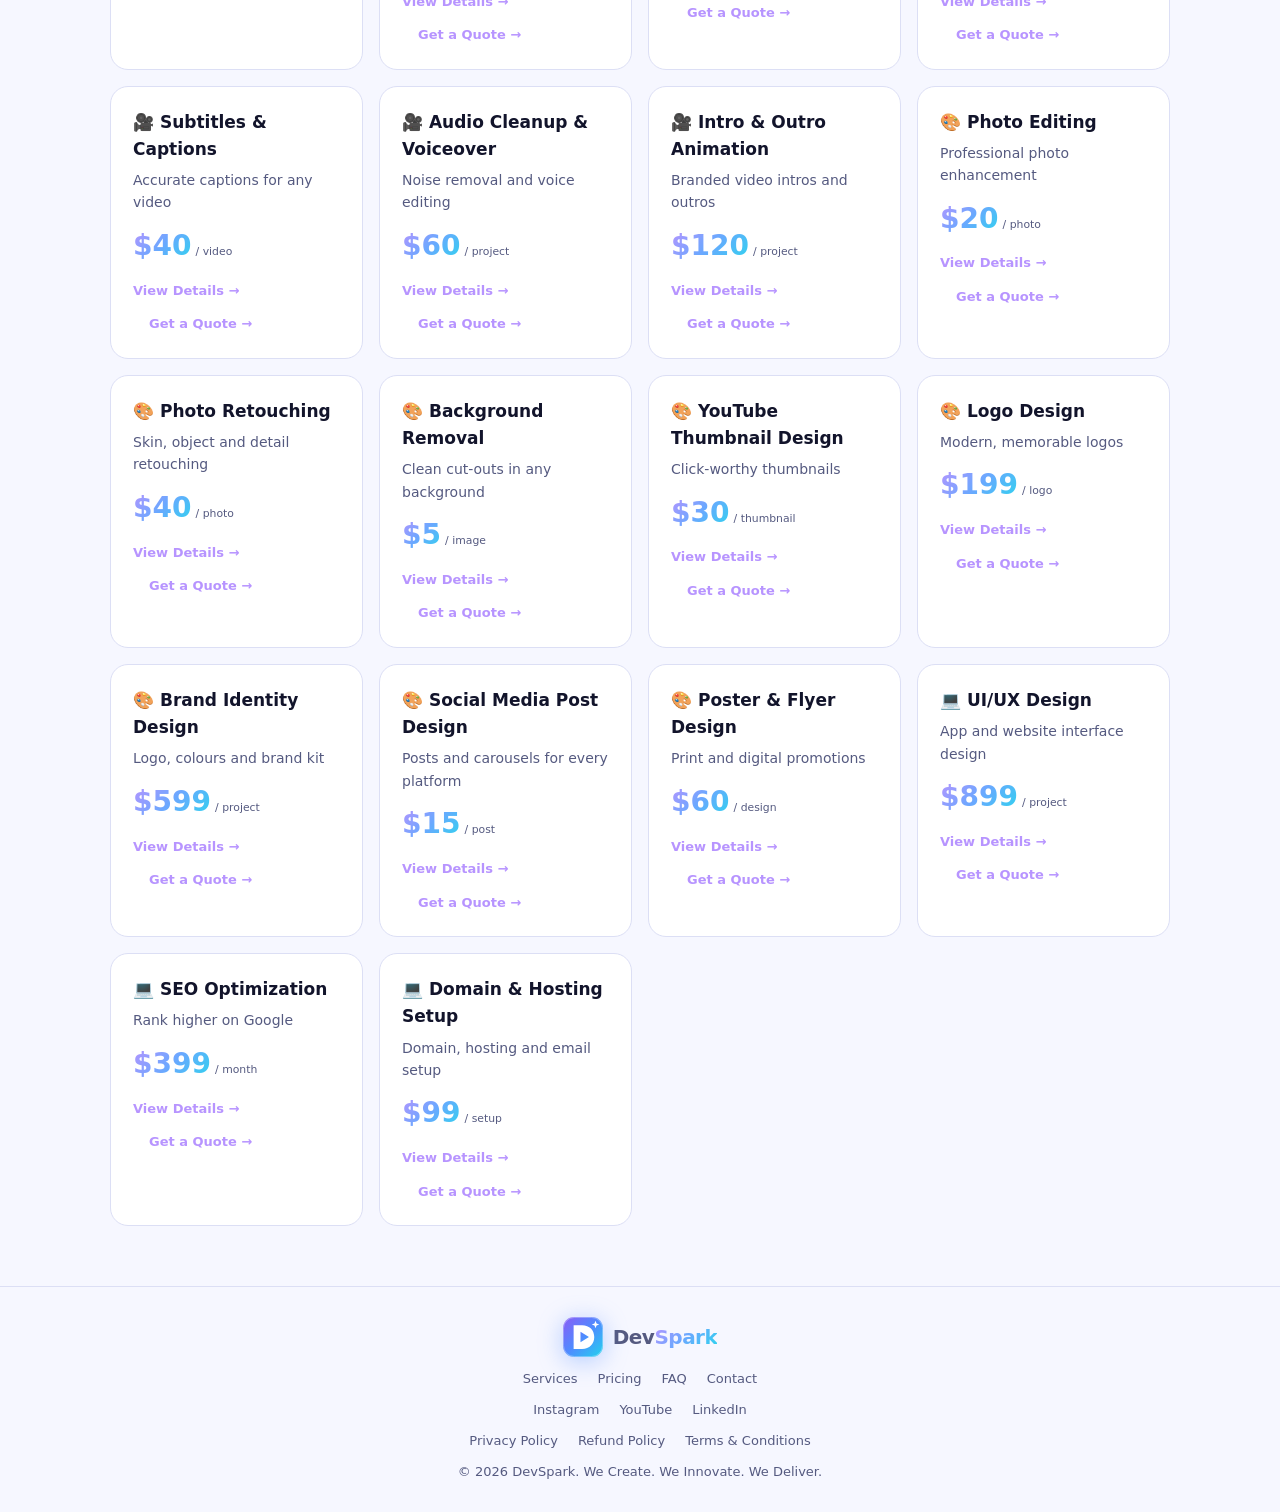
<file: services.html>
<!DOCTYPE html>
<html lang="en">
<head>
<meta charset="UTF-8">
<meta name="viewport" content="width=device-width, initial-scale=1, viewport-fit=cover">
<title>Services | DevSpark</title>
<meta name="description" content="Explore 34 video editing, web development and design services.">
<link rel="icon" href="assets/logo-icon.svg" type="image/svg+xml">
<link rel="stylesheet" href="css/style.css">
</head>
<body>
<svg width="0" height="0" style="position:absolute"><symbol id="lgo" viewBox="0 0 64 64"><defs><linearGradient id="lg" x1="0" y1="0" x2="1" y2="1"><stop offset="0" stop-color="#8b5cf6"/><stop offset=".5" stop-color="#4f8bff"/><stop offset="1" stop-color="#22d3ee"/></linearGradient></defs><rect width="64" height="64" rx="18" fill="url(#lg)"/><rect x=".75" y=".75" width="62.5" height="62.5" rx="17.3" fill="none" stroke="#fff" stroke-opacity=".35" stroke-width="1.5"/><path fill="#fff" fill-rule="evenodd" d="M17 13h13.5C42.5 13 50 21 50 32s-7.500 19-19.500 19H17zM28 23.500v17l13.500-8.500z"/><path fill="#fff" d="M52 6l1.700 4.300L58 12l-4.300 1.700L52 18l-1.700-4.300L46 12l4.300-1.700z"/></symbol></svg>
<nav><div class="w"><a class="logo" href="index.html"><svg class="li"><use href="#lgo"/></svg><span>Dev<b>Spark</b></span></a>
<ul id="nl"><li><a href="services.html">Services</a></li><li><a href="portfolio.html">Work</a></li><li><a href="pricing.html">Pricing</a></li><li><a href="about.html">About</a></li><li><a href="faq.html">FAQ</a></li><li><a href="contact.html">Contact</a></li></ul>
<div class="rt"><button class="ib" id="tg" aria-label="Toggle theme">&#127763;</button><a class="btn" href="contact.html" style="padding:8px 18px">Start a Project</a><button class="ib bg" id="bg" aria-label="Menu">&#9776;</button></div></div></nav>
<section id="services"><div class="w">
<h2>Our <span>Services</span></h2><p class="sub">34 services, one creative-tech team.</p>
<div class="tabs"><button class="on" data-f="all">All</button><button data-f="v">🎥 Video Editing</button><button data-f="w">💻 Web Development</button><button data-f="d">🎨 Design & Photo</button></div>
<div class="grid" id="sg"></div>
</div></section>

<footer><div class="w"><a class="logo" href="index.html" style="justify-content:center;margin-bottom:12px"><svg class="li"><use href="#lgo"/></svg><span>Dev<b>Spark</b></span></a><div class="fl"><a href="services.html">Services</a><a href="pricing.html">Pricing</a><a href="faq.html">FAQ</a><a href="contact.html">Contact</a></div><div class="fl"><a href="#">Instagram</a><a href="#">YouTube</a><a href="#">LinkedIn</a></div><div class="fl"><a href="privacy.html">Privacy Policy</a><a href="refund.html">Refund Policy</a><a href="terms.html">Terms &amp; Conditions</a></div>&copy; 2026 DevSpark. We Create. We Innovate. We Deliver.</div></footer>
<a class="up" href="#top" aria-label="Back to top">&uarr;</a>
<a class="wa" id="wab" href="#" aria-label="WhatsApp">💬</a>
<script src="js/main.js"></script>
<script src="js/data.js"></script>
<script src="js/services.js"></script>
</body>
</html>
</file>
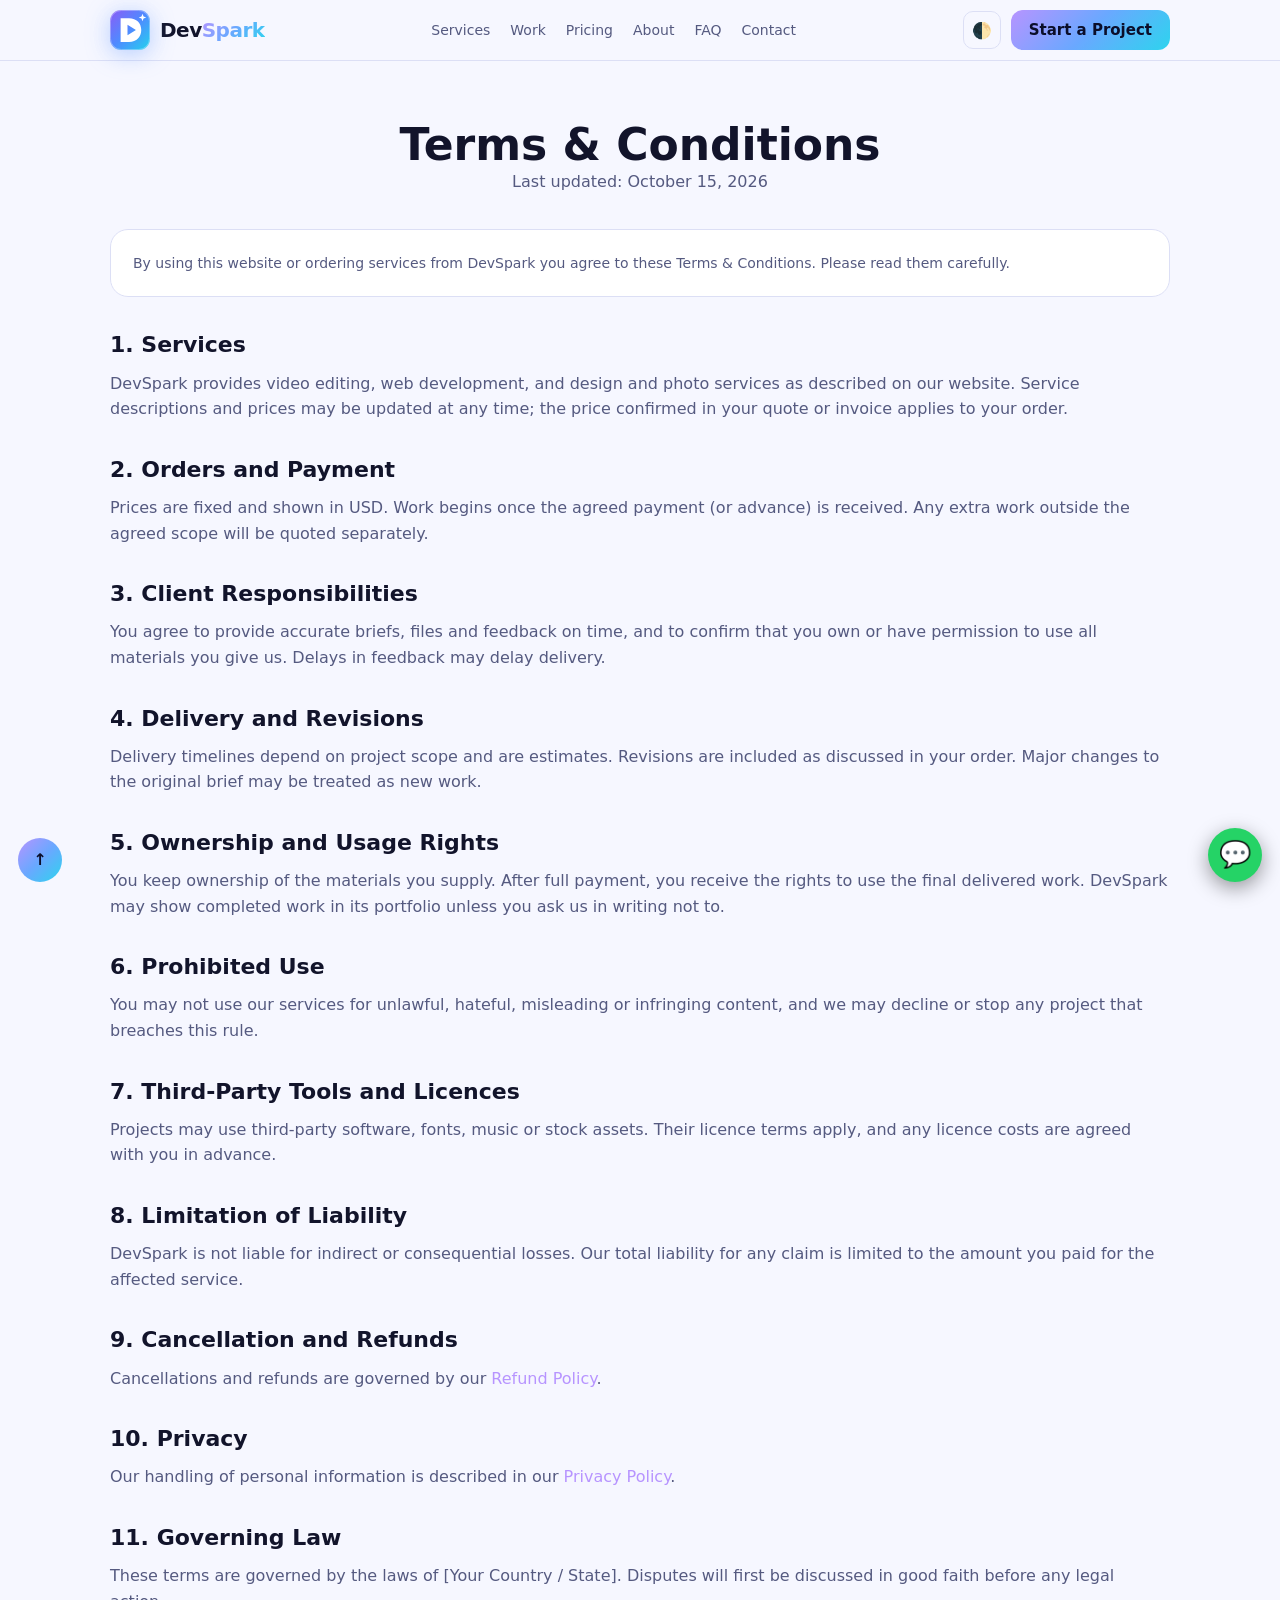
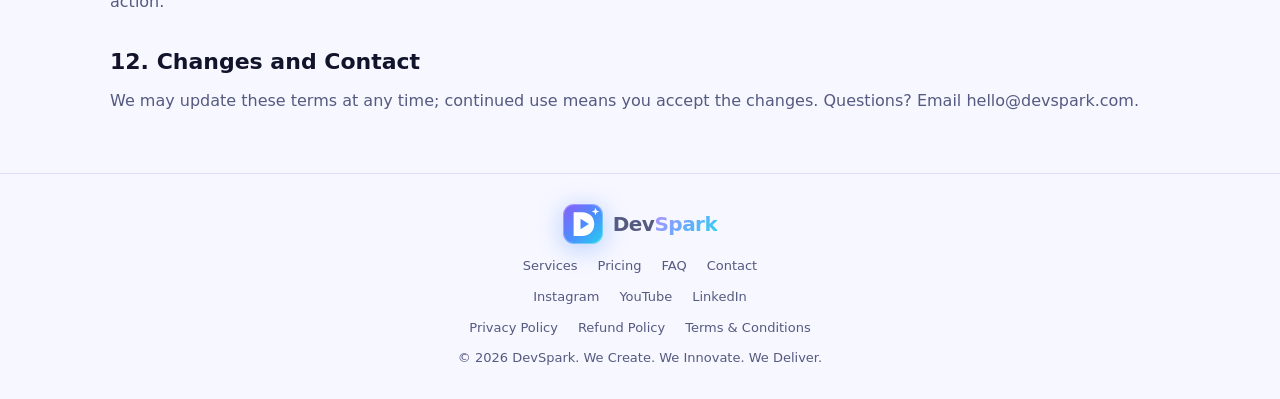
<file: terms.html>
<!DOCTYPE html>
<html lang="en">
<head>
<meta charset="UTF-8">
<meta name="viewport" content="width=device-width, initial-scale=1, viewport-fit=cover">
<title>Terms &amp; Conditions | DevSpark</title>
<meta name="description" content="Terms &amp; Conditions for DevSpark.">
<link rel="icon" href="assets/logo-icon.svg" type="image/svg+xml">
<link rel="stylesheet" href="css/style.css">
</head>
<body>
<svg width="0" height="0" style="position:absolute"><symbol id="lgo" viewBox="0 0 64 64"><defs><linearGradient id="lg" x1="0" y1="0" x2="1" y2="1"><stop offset="0" stop-color="#8b5cf6"/><stop offset=".5" stop-color="#4f8bff"/><stop offset="1" stop-color="#22d3ee"/></linearGradient></defs><rect width="64" height="64" rx="18" fill="url(#lg)"/><rect x=".75" y=".75" width="62.5" height="62.5" rx="17.3" fill="none" stroke="#fff" stroke-opacity=".35" stroke-width="1.5"/><path fill="#fff" fill-rule="evenodd" d="M17 13h13.5C42.5 13 50 21 50 32s-7.500 19-19.500 19H17zM28 23.500v17l13.500-8.500z"/><path fill="#fff" d="M52 6l1.700 4.300L58 12l-4.300 1.700L52 18l-1.700-4.300L46 12l4.300-1.700z"/></symbol></svg>
<nav><div class="w"><a class="logo" href="index.html"><svg class="li"><use href="#lgo"/></svg><span>Dev<b>Spark</b></span></a>
<ul id="nl"><li><a href="services.html">Services</a></li><li><a href="portfolio.html">Work</a></li><li><a href="pricing.html">Pricing</a></li><li><a href="about.html">About</a></li><li><a href="faq.html">FAQ</a></li><li><a href="contact.html">Contact</a></li></ul>
<div class="rt"><button class="ib" id="tg" aria-label="Toggle theme">&#127763;</button><a class="btn" href="contact.html" style="padding:8px 18px">Start a Project</a><button class="ib bg" id="bg" aria-label="Menu">&#9776;</button></div></div></nav>
<section><div class="w legal"><h1 style="font-size:clamp(30px,5vw,44px);text-align:center">Terms &amp; Conditions</h1><p class="sub">Last updated: October 15, 2026</p><div class="card"><p>By using this website or ordering services from DevSpark you agree to these Terms &amp; Conditions. Please read them carefully.</p></div><h2>1. Services</h2><p>DevSpark provides video editing, web development, and design and photo services as described on our website. Service descriptions and prices may be updated at any time; the price confirmed in your quote or invoice applies to your order.</p><h2>2. Orders and Payment</h2><p>Prices are fixed and shown in USD. Work begins once the agreed payment (or advance) is received. Any extra work outside the agreed scope will be quoted separately.</p><h2>3. Client Responsibilities</h2><p>You agree to provide accurate briefs, files and feedback on time, and to confirm that you own or have permission to use all materials you give us. Delays in feedback may delay delivery.</p><h2>4. Delivery and Revisions</h2><p>Delivery timelines depend on project scope and are estimates. Revisions are included as discussed in your order. Major changes to the original brief may be treated as new work.</p><h2>5. Ownership and Usage Rights</h2><p>You keep ownership of the materials you supply. After full payment, you receive the rights to use the final delivered work. DevSpark may show completed work in its portfolio unless you ask us in writing not to.</p><h2>6. Prohibited Use</h2><p>You may not use our services for unlawful, hateful, misleading or infringing content, and we may decline or stop any project that breaches this rule.</p><h2>7. Third-Party Tools and Licences</h2><p>Projects may use third-party software, fonts, music or stock assets. Their licence terms apply, and any licence costs are agreed with you in advance.</p><h2>8. Limitation of Liability</h2><p>DevSpark is not liable for indirect or consequential losses. Our total liability for any claim is limited to the amount you paid for the affected service.</p><h2>9. Cancellation and Refunds</h2><p>Cancellations and refunds are governed by our <a href="refund.html" style="color:#b794ff">Refund Policy</a>.</p><h2>10. Privacy</h2><p>Our handling of personal information is described in our <a href="privacy.html" style="color:#b794ff">Privacy Policy</a>.</p><h2>11. Governing Law</h2><p>These terms are governed by the laws of [Your Country / State]. Disputes will first be discussed in good faith before any legal action.</p><h2>12. Changes and Contact</h2><p>We may update these terms at any time; continued use means you accept the changes. Questions? Email hello@devspark.com.</p></div></section>
<footer><div class="w"><a class="logo" href="index.html" style="justify-content:center;margin-bottom:12px"><svg class="li"><use href="#lgo"/></svg><span>Dev<b>Spark</b></span></a><div class="fl"><a href="services.html">Services</a><a href="pricing.html">Pricing</a><a href="faq.html">FAQ</a><a href="contact.html">Contact</a></div><div class="fl"><a href="#">Instagram</a><a href="#">YouTube</a><a href="#">LinkedIn</a></div><div class="fl"><a href="privacy.html">Privacy Policy</a><a href="refund.html">Refund Policy</a><a href="terms.html">Terms &amp; Conditions</a></div>&copy; 2026 DevSpark. We Create. We Innovate. We Deliver.</div></footer>
<a class="up" href="#top" aria-label="Back to top">&uarr;</a>
<a class="wa" id="wab" href="#" aria-label="WhatsApp">💬</a>
<script src="js/main.js"></script>
</body>
</html>
</file>
<file: css/style.css>
:root{--bg:#141a4a;--card:#1f2663;--bd:#4650a8;--tx:#ffffff;--mu:#d0d5f5;--g:linear-gradient(135deg,#b794ff,#6aa8ff,#2dd4ee);box-sizing:border-box;padding-top:env(safe-area-inset-top,0px);padding-bottom:env(safe-area-inset-bottom,0px)}
@media(prefers-color-scheme:light){:root:not([data-theme="dark"]){--bg:#f6f7ff;--card:#fff;--bd:#dcdff5;--tx:#12142b;--mu:#555a80}}
:root[data-theme="light"]{--bg:#f6f7ff;--card:#fff;--bd:#dcdff5;--tx:#12142b;--mu:#555a80}
*{box-sizing:border-box;margin:0}
html{scroll-behavior:smooth;scroll-padding-top:70px}
body{background:var(--bg);color:var(--tx);font-family:Inter,system-ui,-apple-system,Segoe UI,sans-serif;line-height:1.6}
a{color:inherit;text-decoration:none}
.w{max-width:1100px;margin:auto;padding:0 20px}
nav{position:sticky;top:env(safe-area-inset-top,0px);z-index:9;background:color-mix(in srgb,var(--bg) 85%,transparent);backdrop-filter:blur(10px);border-bottom:1px solid var(--bd)}
nav .w{display:flex;align-items:center;justify-content:space-between;height:60px}
.logo{font-weight:800;font-size:20px}.logo b{background:var(--g);-webkit-background-clip:text;background-clip:text;color:transparent}
nav ul{display:flex;gap:20px;list-style:none;padding:0;font-size:14px;color:var(--mu)}
@media(max-width:640px){nav ul{display:none}}
.btn{display:inline-block;padding:12px 24px;border-radius:12px;background:var(--g);color:#0b0e2a;font-weight:600;border:0;cursor:pointer;font-size:15px;transition:.2s}
.btn:hover{transform:translateY(-2px);box-shadow:0 8px 24px #b794ff55}
.btn.o{background:none;border:1px solid var(--bd);color:var(--tx)}
.hero{text-align:center;padding:90px 0 70px;background:radial-gradient(600px 300px at 50% 0,#b794ff33,transparent)}
h1{font-size:clamp(34px,7vw,64px);line-height:1.1;font-weight:800}
h1 span,h2 span{background:var(--g);-webkit-background-clip:text;background-clip:text;color:transparent}
.hero p{color:var(--mu);margin:18px auto 30px;max-width:520px}
.hero .btn{margin:5px}
section{padding:60px 0}
h2{font-size:clamp(26px,4vw,36px);text-align:center;margin-bottom:8px}
.sub{text-align:center;color:var(--mu);margin-bottom:34px}
.tabs{display:flex;gap:8px;justify-content:center;margin-bottom:26px;flex-wrap:wrap}
.tabs button{padding:9px 20px;border-radius:99px;border:1px solid var(--bd);background:none;color:var(--tx);cursor:pointer}
.tabs button.on{background:var(--g);border-color:transparent;color:#0b0e2a}
.grid{display:grid;grid-template-columns:repeat(auto-fit,minmax(240px,1fr));gap:16px}
.card{background:var(--card);border:1px solid var(--bd);border-radius:18px;padding:22px;transition:.2s}
.card:hover{border-color:#b794ff;transform:translateY(-3px)}
.card h3{font-size:17px;margin-bottom:6px}.card p{color:var(--mu);font-size:14px}
.card a{display:inline-block;margin-top:12px;font-size:13px;color:#b794ff;font-weight:600}
.price{font-size:34px;font-weight:800;margin:6px 0}.price small{font-size:14px;color:var(--mu);font-weight:400}
.card ul{list-style:none;padding:0;margin:12px 0;font-size:14px;color:var(--mu)}.card li{padding:3px 0}.card li:before{content:"✓ ";color:#b794ff}
.pop{border-color:#b794ff;box-shadow:0 0 30px #b794ff22}
.tw{overflow-x:auto;margin-top:30px}
table{width:100%;border-collapse:collapse;font-size:14px;min-width:420px}
td,th{padding:11px 14px;border-bottom:1px solid var(--bd);text-align:left}th{color:var(--mu);font-weight:600}td:last-child{font-weight:700}
details{background:var(--card);border:1px solid var(--bd);border-radius:14px;padding:16px 20px;margin-bottom:10px}
summary{cursor:pointer;font-weight:600}details p{color:var(--mu);margin-top:8px;font-size:14px}
form{max-width:560px;margin:auto;display:grid;gap:12px}
input,select,textarea{width:100%;padding:13px 15px;border-radius:12px;border:1px solid var(--bd);background:var(--card);color:var(--tx);font:inherit}
.cta{text-align:center;background:var(--g);border-radius:24px;padding:50px 20px;color:#0b0e2a}
.cta .btn{background:#fff;color:#4c1d95;margin-top:16px}
footer{border-top:1px solid var(--bd);padding:30px 0;text-align:center;color:var(--mu);font-size:13px}
.wa{position:fixed;right:18px;bottom:calc(18px + env(safe-area-inset-bottom,0px));width:54px;height:54px;border-radius:50%;background:#25d366;display:grid;place-items:center;font-size:26px;box-shadow:0 6px 20px #0006;z-index:9}
.hero{position:relative;overflow:hidden}.hero .w{position:relative;z-index:1}
.orb{position:absolute;border-radius:50%;filter:blur(70px);opacity:.45;animation:fl 9s ease-in-out infinite}
.o1{width:320px;height:320px;background:#b794ff;left:-80px;top:-60px}.o2{width:280px;height:280px;background:#3b82f6;right:-60px;bottom:-40px;animation-delay:-4s}
@keyframes fl{50%{transform:translate(40px,30px) scale(1.15)}}
h1 span{background-size:200% auto;animation:sh 4s linear infinite}@keyframes sh{to{background-position:200% center}}
h1{animation:up .9s both}.hero p{animation:up .9s .15s both}.hero .btn,.hero .ty,.st{animation:up .9s .3s both}
@keyframes up{from{opacity:0;transform:translateY(30px)}}
.ty{font-size:18px;font-weight:600;margin-bottom:22px;min-height:28px}.ty span{background:var(--g);-webkit-background-clip:text;background-clip:text;color:transparent}.ty:after{content:'|';animation:bl 1s steps(2) infinite;color:#b794ff}@keyframes bl{50%{opacity:0}}
.st{display:flex;justify-content:center;gap:34px;margin-top:44px;flex-wrap:wrap}.st div{font-size:30px;font-weight:800}.st span{display:block;font-size:12px;font-weight:500;color:var(--mu)}
.mq{overflow:hidden;border-block:1px solid var(--bd);padding:14px 0;background:var(--card)}
.mq div{display:flex;gap:40px;width:max-content;animation:mq 28s linear infinite;color:var(--mu);font-weight:600;white-space:nowrap}.mq:hover div{animation-play-state:paused}@keyframes mq{to{transform:translateX(-50%)}}
.rv{opacity:0;transform:translateY(40px);transition:opacity .7s,transform .7s}.rv.in{opacity:1;transform:none}
.card{position:relative;overflow:hidden}.card:before{content:'';position:absolute;inset:0;background:radial-gradient(220px circle at var(--mx,50%) var(--my,50%),#b794ff33,transparent);opacity:0;transition:.3s;pointer-events:none}.card:hover:before{opacity:1}
.pr{margin-top:10px;font-size:13px;color:var(--mu)}.pr b{font-size:26px;font-weight:800;background:var(--g);-webkit-background-clip:text;background-clip:text;color:transparent}
.btn{position:relative;overflow:hidden}.btn:after{content:'';position:absolute;top:0;left:-80%;width:50%;height:100%;background:linear-gradient(90deg,transparent,#fff6,transparent);transform:skewX(-20deg)}.btn:hover:after{left:130%;transition:.6s}
.pop{animation:gl 3s ease-in-out infinite}@keyframes gl{50%{box-shadow:0 0 50px #b794ff55}}
nav ul a{position:relative}nav ul a:after{content:'';position:absolute;left:0;bottom:-4px;width:0;height:2px;background:var(--g);transition:.3s}nav ul a:hover:after{width:100%}nav ul a:hover{color:var(--tx)}
#pb{position:fixed;top:0;left:0;height:3px;width:0;background:var(--g);z-index:20}
.wa{animation:pu 2s infinite}@keyframes pu{0%{box-shadow:0 0 0 0 #25d36699}100%{box-shadow:0 0 0 20px #25d36600}}
@media(prefers-reduced-motion:reduce){*,:after,:before{animation:none!important;transition:none!important}.rv{opacity:1;transform:none}}
.logo{display:flex;align-items:center;gap:10px}.li{width:36px;height:36px;flex:none;transition:.4s}.logo:hover .li{transform:rotate(-8deg) scale(1.1)}
.rt{display:flex;align-items:center;gap:10px}.ib{background:none;border:1px solid var(--bd);color:var(--tx);border-radius:10px;width:38px;height:38px;cursor:pointer;font-size:16px}.bg{display:none}
@media(max-width:640px){.bg{display:block}nav ul.open{display:flex;position:absolute;top:60px;left:0;right:0;flex-direction:column;background:var(--bg);padding:18px 24px;border-bottom:1px solid var(--bd);font-size:16px}}
.pt{height:190px;border-radius:18px;display:flex;align-items:flex-end;padding:18px;font-weight:700;color:#0b0e2a;transition:.3s;cursor:pointer}.pt:hover{transform:scale(1.04) rotate(-1deg)}
.a{background:linear-gradient(135deg,#b794ff,#f0abfc)}.b{background:linear-gradient(135deg,#6aa8ff,#2dd4ee)}.c{background:linear-gradient(135deg,#fbbf24,#fb7185)}.d{background:linear-gradient(135deg,#34d399,#6aa8ff)}.e{background:linear-gradient(135deg,#a5b4fc,#67e8f9)}.f{background:linear-gradient(135deg,#f9a8d4,#b794ff)}
.fl{display:flex;justify-content:center;gap:20px;margin-bottom:10px;flex-wrap:wrap}.fl a:hover{color:var(--tx)}
.up{position:fixed;left:18px;bottom:calc(18px + env(safe-area-inset-bottom,0px));width:44px;height:44px;border-radius:50%;background:var(--g);color:#0b0e2a;display:grid;place-items:center;font-weight:800;z-index:9;animation:fl 4s ease-in-out infinite}
.hero{background:radial-gradient(700px 350px at 50% 0,#b794ff55,transparent)}
.logo{letter-spacing:-.5px;font-weight:800}.li{width:40px;height:40px;filter:drop-shadow(0 4px 12px #4f8bff66)}
.pr b{font-size:28px}
@media(max-width:640px){nav .rt .btn{display:none}}
.legal h2{text-align:left;font-size:22px;margin:30px 0 8px}.legal p,.legal li{color:var(--mu)}.legal ul{padding-left:22px}.legal .card{margin-bottom:10px}.legal a:hover{text-decoration:underline}
.card a+a{margin-left:16px}
</file>
